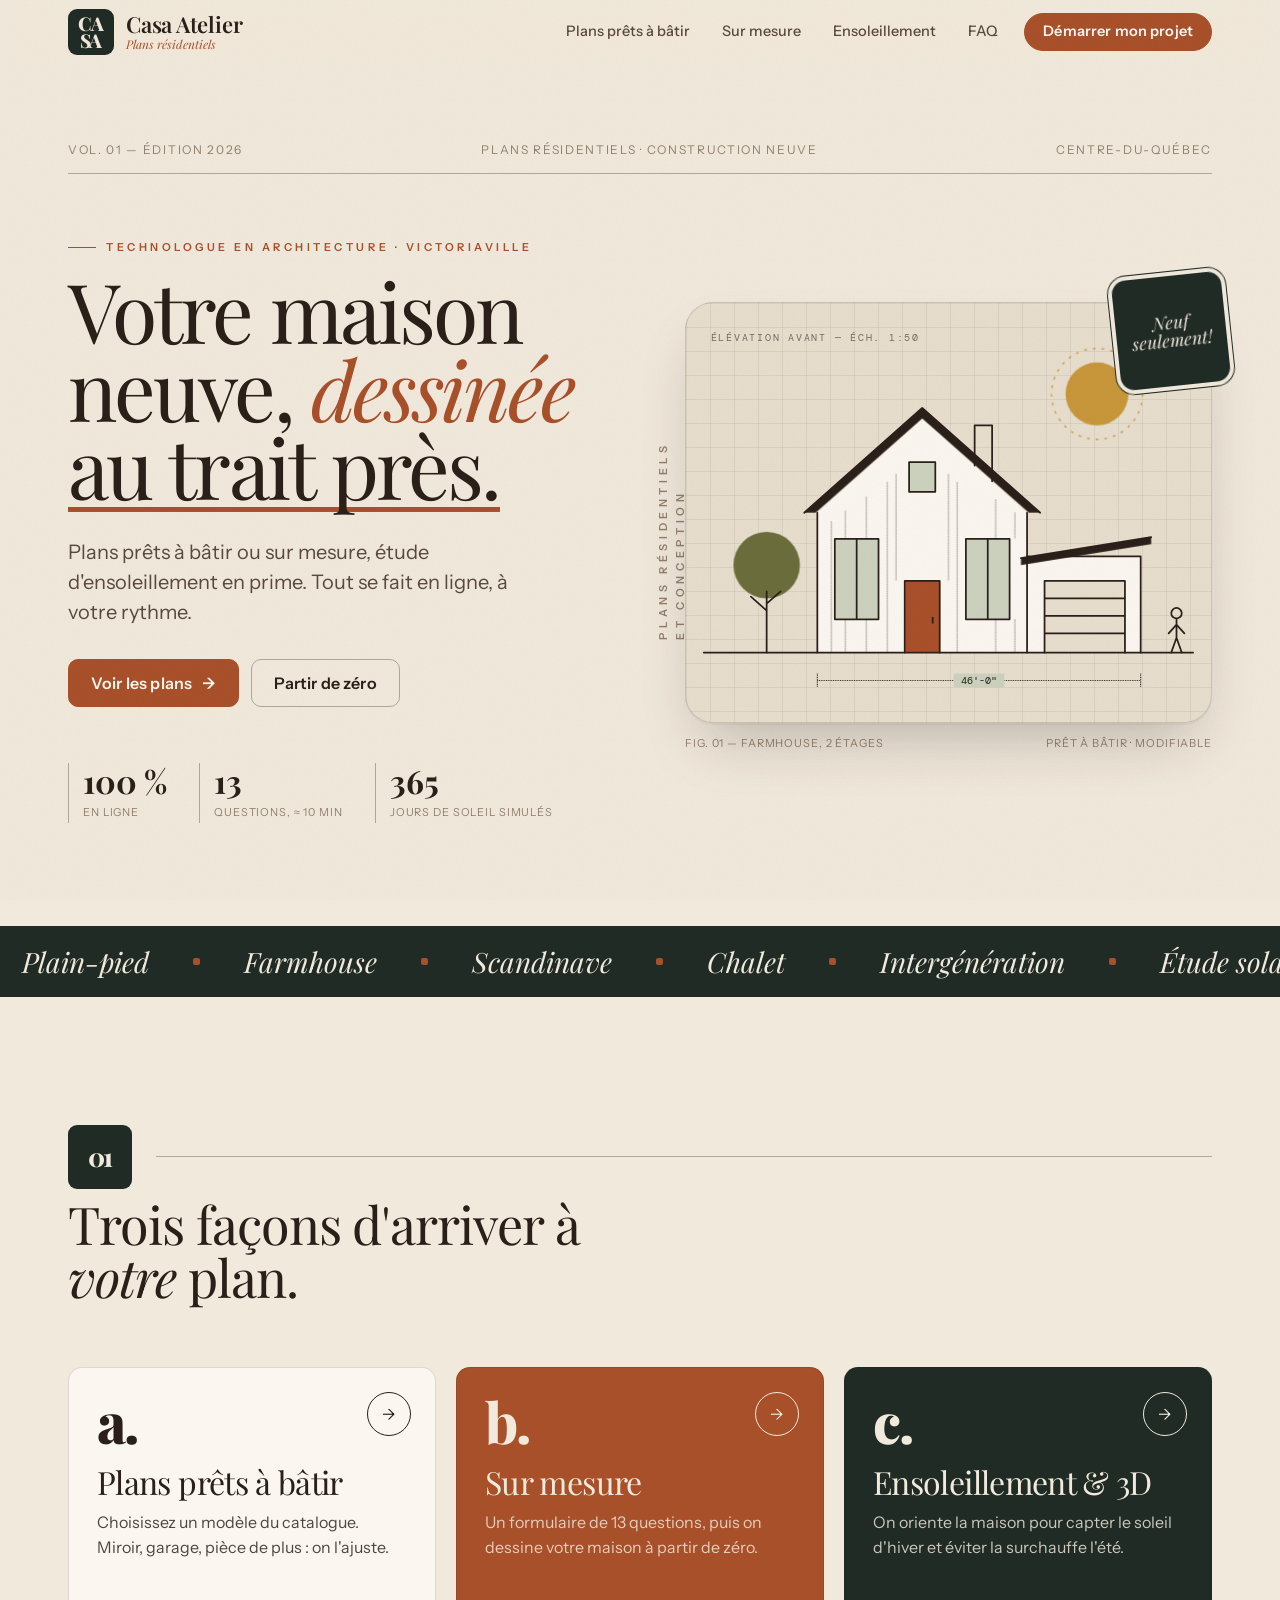
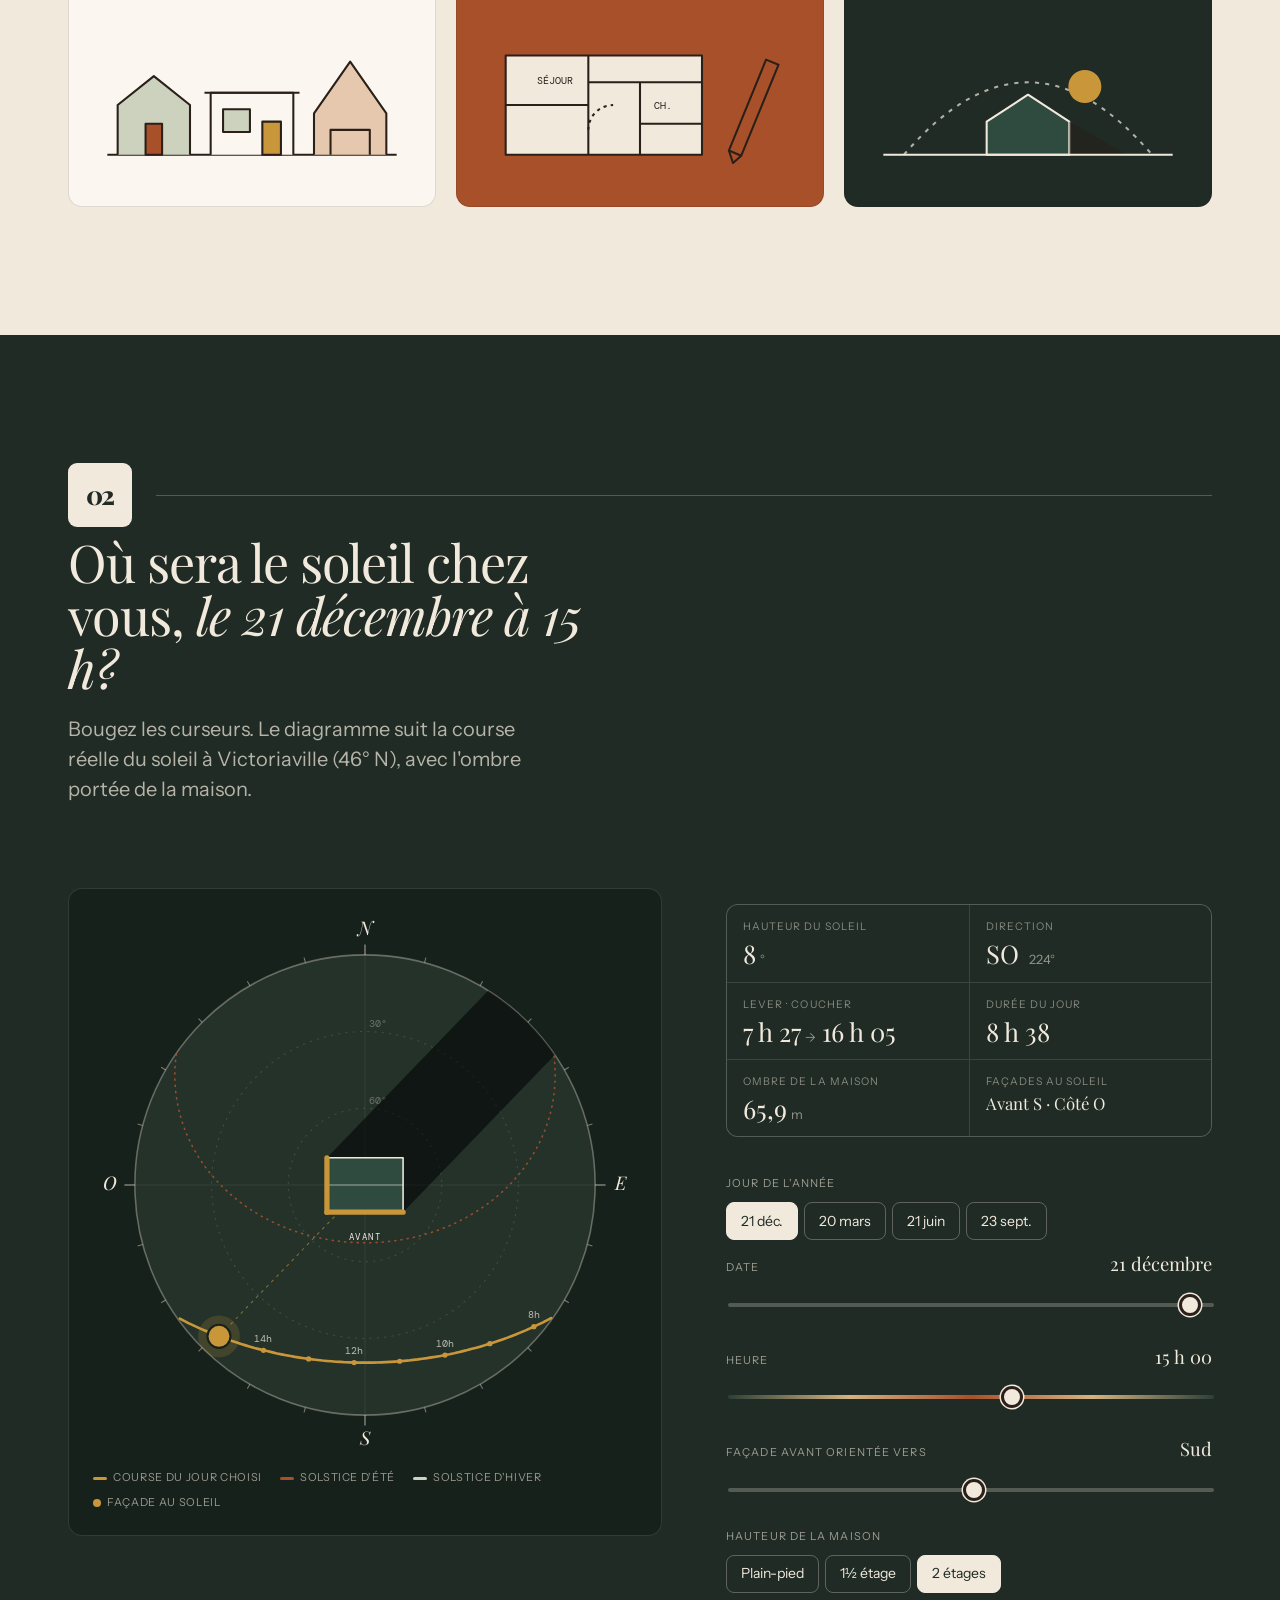
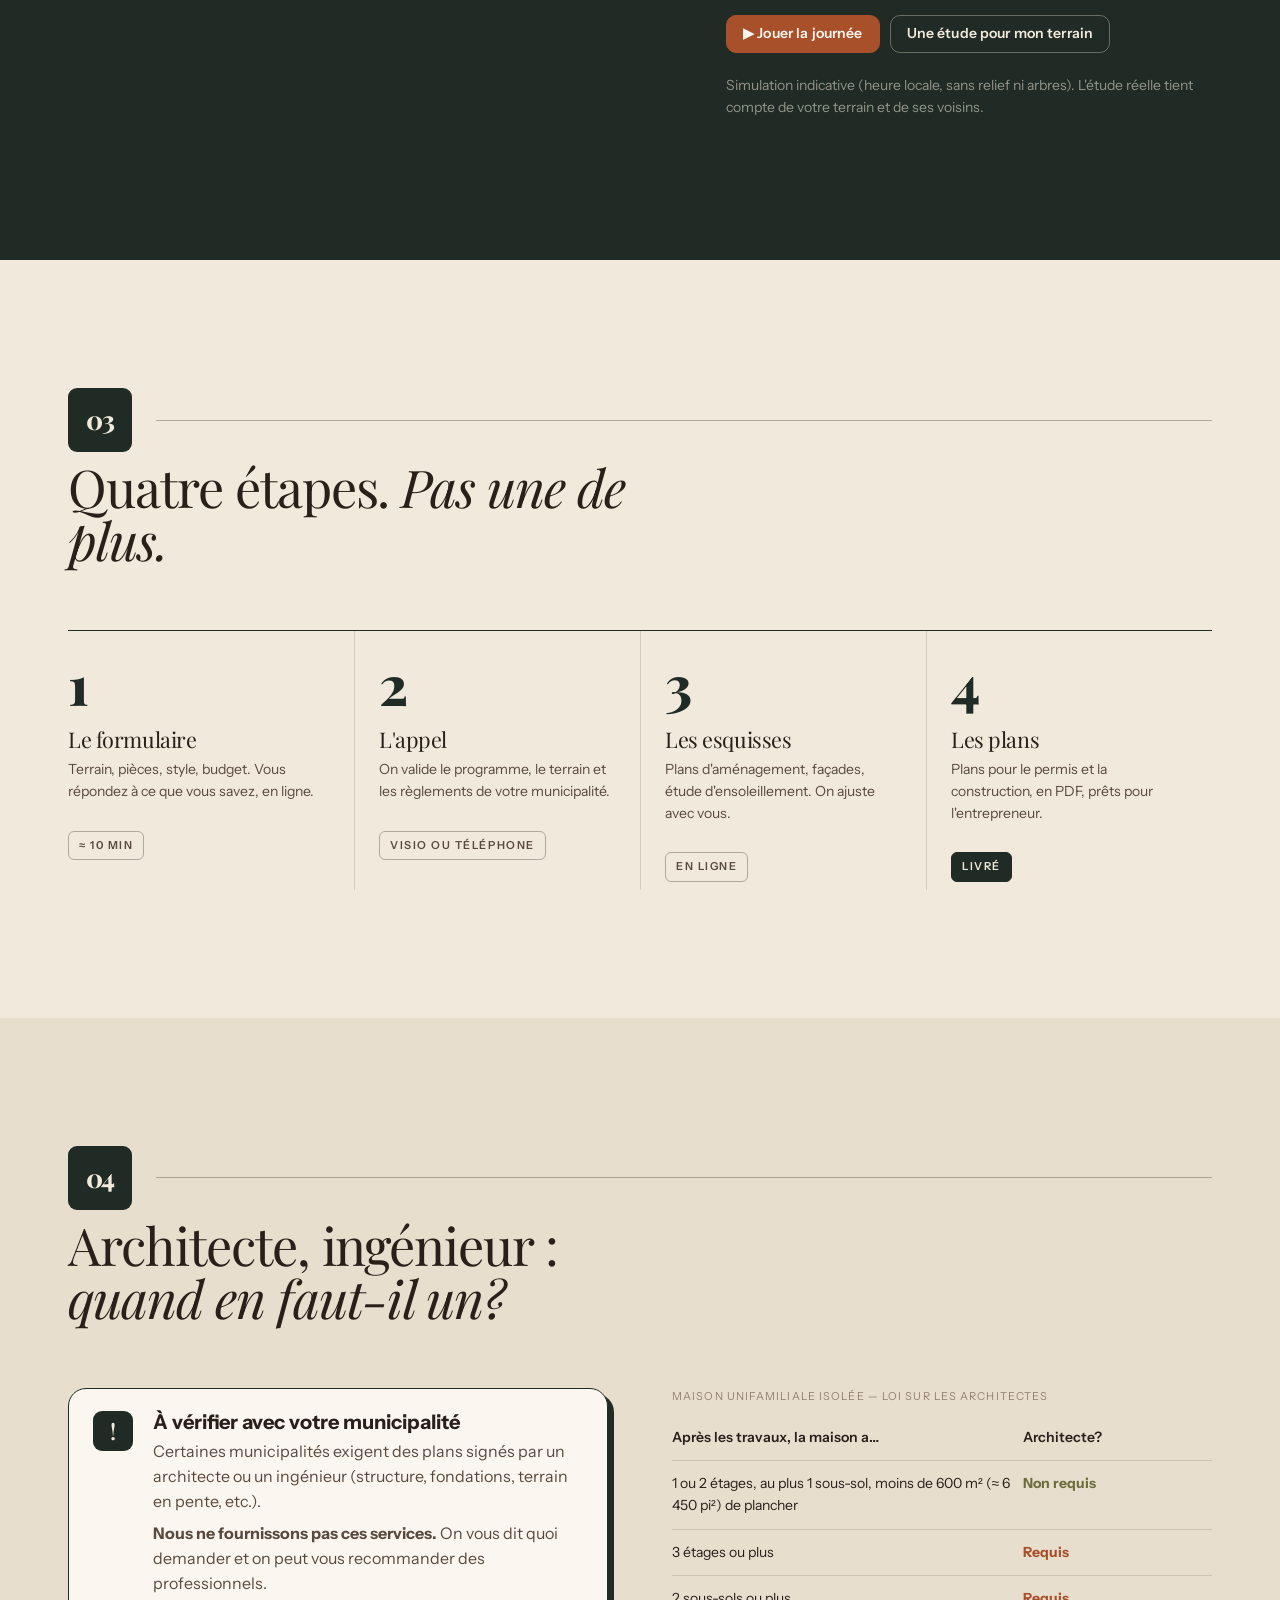
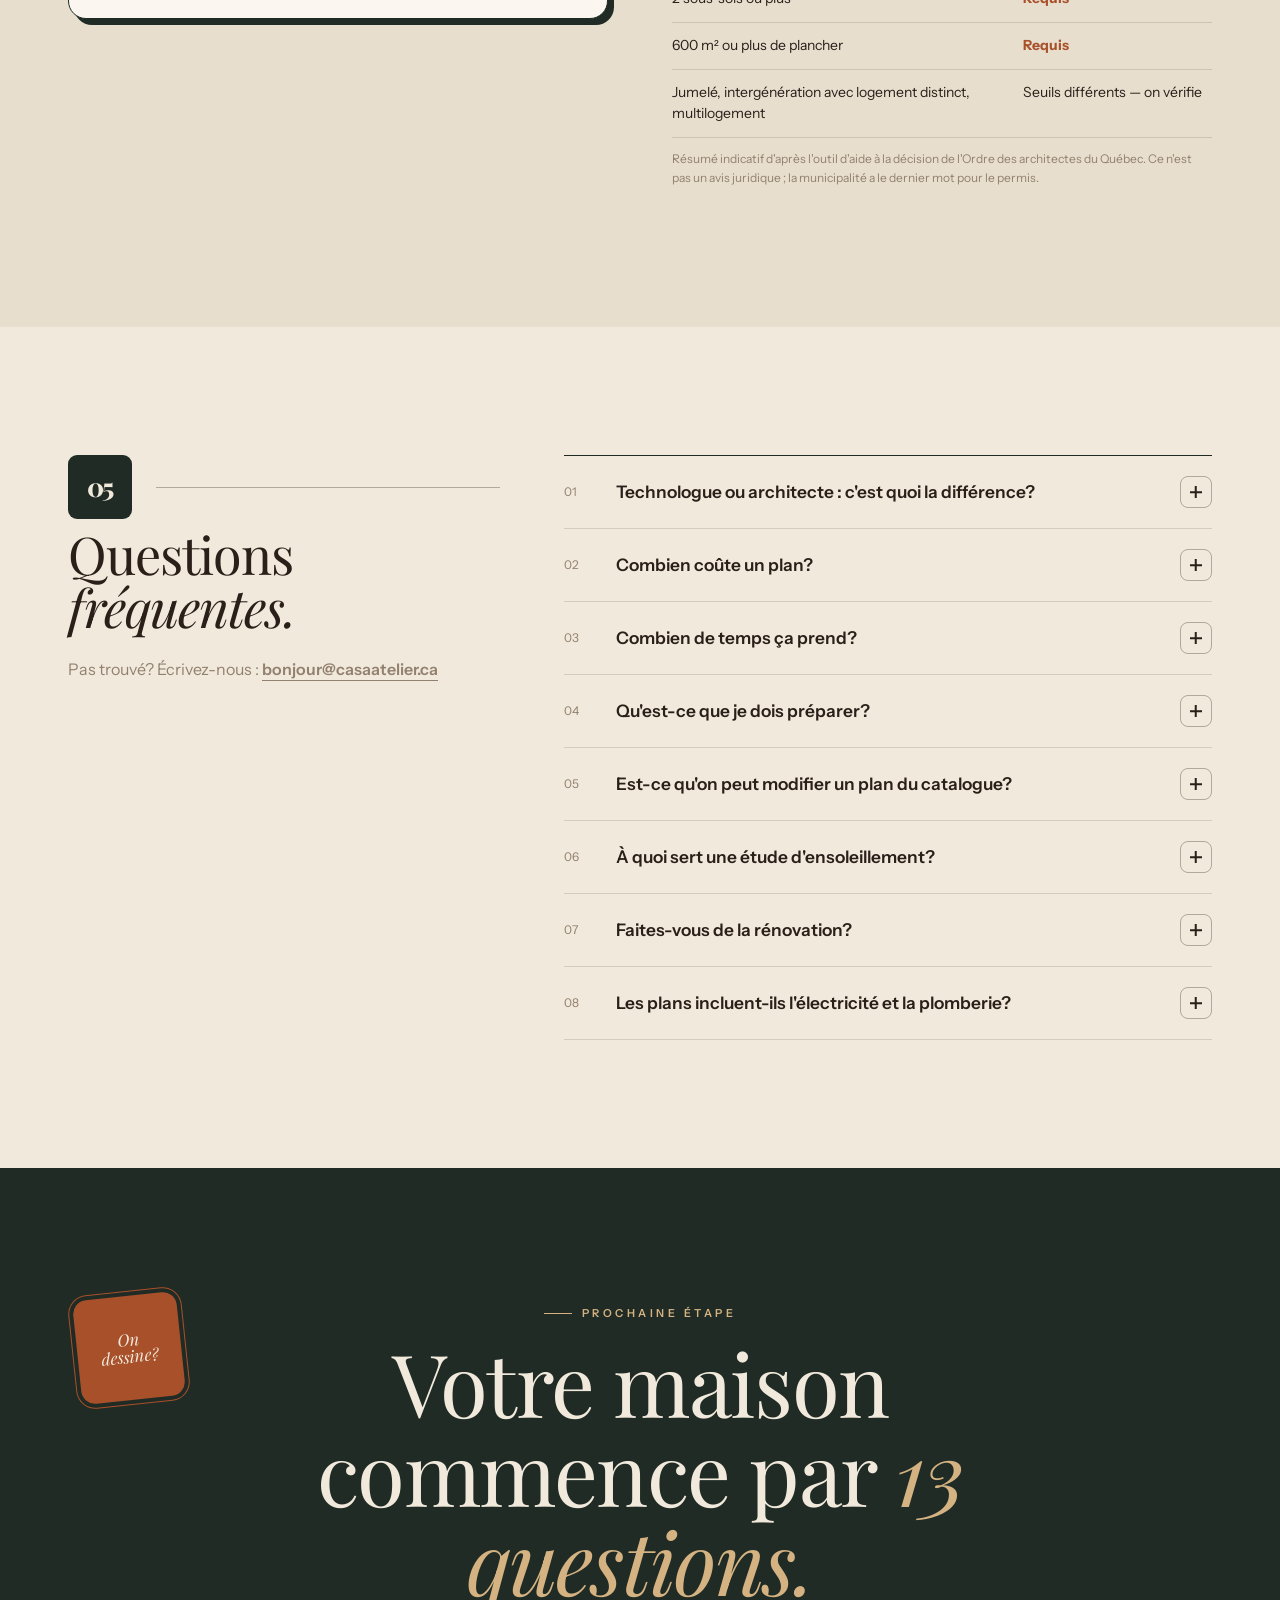
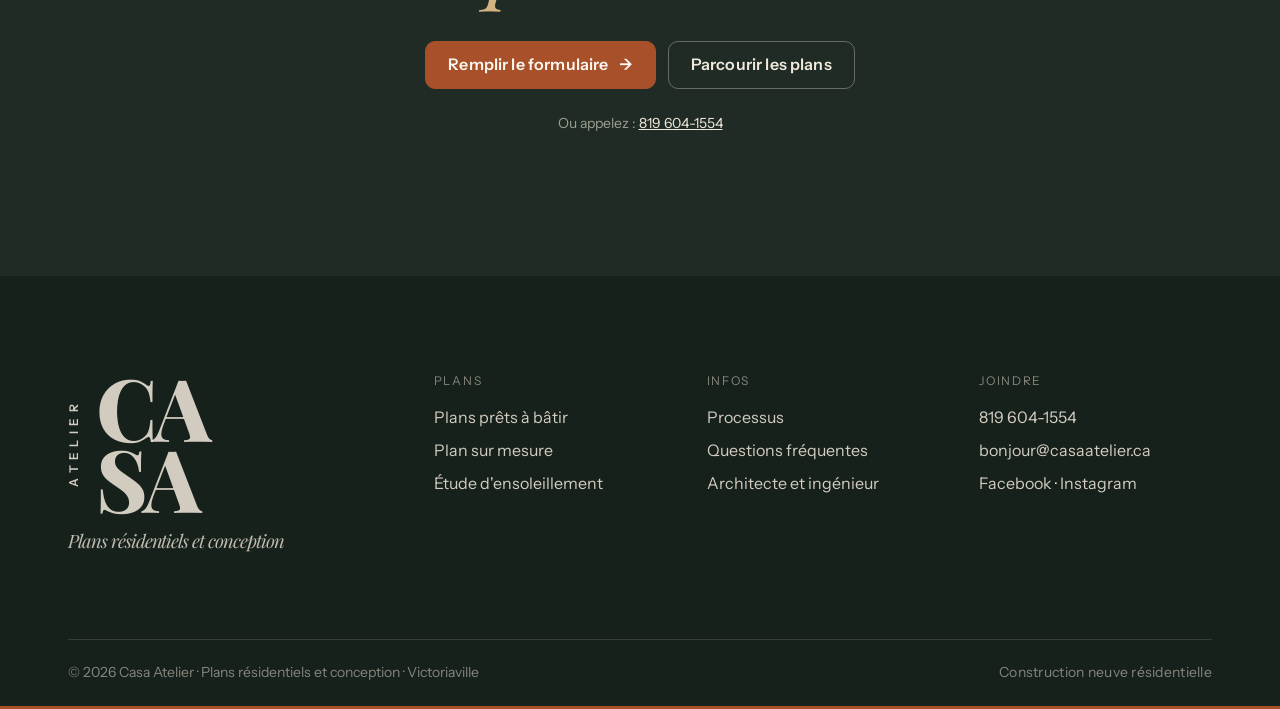
<file: index.html>
<!doctype html>
<html lang="fr-CA" class="no-js">
<head>
  <meta charset="utf-8">
  <meta name="viewport" content="width=device-width, initial-scale=1">
  <!-- Non indexable pour le moment : retirer cette ligne au lancement -->
  <meta name="robots" content="noindex, nofollow, noarchive">
  <title>Casa Atelier — Plans résidentiels et conception, Victoriaville</title>
  <meta name="description" content="Plans de maison neuve prêts à bâtir ou sur mesure, étude d'ensoleillement. Technologue en architecture à Victoriaville, Centre-du-Québec. Tout se fait en ligne.">
  <meta name="theme-color" content="#f1e9dc">
  <meta property="og:title" content="Casa Atelier — Plans résidentiels et conception">
  <meta property="og:description" content="Plans de maison neuve, prêts à bâtir ou sur mesure. Victoriaville, Centre-du-Québec.">
  <meta property="og:locale" content="fr_CA">
  <link rel="icon" href="assets/favicon.svg" type="image/svg+xml">
  <link rel="preconnect" href="https://fonts.googleapis.com">
  <link rel="preconnect" href="https://fonts.gstatic.com" crossorigin>
  <link href="https://fonts.googleapis.com/css2?family=DM+Mono:wght@400;500&family=Playfair+Display:ital,wght@0,400..900;1,400..900&family=Instrument+Sans:wght@400;500;600;700&display=swap" rel="stylesheet">
  <link rel="stylesheet" href="css/base.css?v=3">
  <link rel="stylesheet" href="css/accueil.css?v=3">
</head>
<body>
  <a class="skip" href="#contenu">Aller au contenu</a>

  <header class="nav" role="banner">
    <div class="wrap nav__inner">
      <a class="brand" href="index.html" aria-label="Casa Atelier — accueil">
        <span class="brand__tile" aria-hidden="true"><span>CA</span><span>SA</span></span>
        <span class="brand__text">
          <span class="brand__name">Casa Atelier</span>
          <span class="brand__tag">Plans résidentiels</span>
        </span>
      </a>
      <button class="nav__toggle" aria-expanded="false" aria-controls="menu" aria-label="Menu"><span></span></button>
      <ul class="nav__links" id="menu">
        <li><a href="plans.html">Plans prêts à bâtir</a></li>
        <li><a href="sur-mesure.html">Sur mesure</a></li>
        <li><a href="index.html#soleil">Ensoleillement</a></li>
        <li><a href="index.html#faq">FAQ</a></li>
        <li class="nav__cta"><a class="btn btn--sm btn--accent" href="sur-mesure.html">Démarrer mon projet</a></li>
      </ul>
    </div>
  </header>

  <main id="contenu">

    <!-- ============ HÉROS ============ -->
    <section class="hero">
      <div class="wrap">
        <div class="hero__folio" aria-hidden="true">
          <span>Vol. 01 — Édition 2026</span>
          <span>Plans résidentiels · Construction neuve</span>
          <span>Centre-du-Québec</span>
        </div>

        <div class="hero__grid">
          <div>
            <span class="kicker">Technologue en architecture · Victoriaville</span>
            <h1 class="mt-2">Votre maison neuve, <em>dessinée</em> <span class="ul">au trait près.</span></h1>
            <p class="lede">Plans prêts à bâtir ou sur mesure, étude d'ensoleillement en prime. Tout se fait en ligne, à votre rythme.</p>
            <div class="row hero__cta">
              <a class="btn btn--accent" href="plans.html">Voir les plans <span class="arrow" aria-hidden="true">→</span></a>
              <a class="btn btn--ghost" href="sur-mesure.html">Partir de zéro</a>
            </div>
            <div class="hero__facts">
              <div><strong>100 %</strong><span>en ligne</span></div>
              <div><strong>13</strong><span>questions, ≈ 10 min</span></div>
              <div><strong>365</strong><span>jours de soleil simulés</span></div>
            </div>
          </div>

          <figure class="hero__art reveal" style="margin:0">
            <span class="vlabel hero__side" aria-hidden="true">Plans résidentiels et conception</span>
            <div class="burst hero__burst" aria-hidden="true"><span>Neuf<br>seulement!</span></div>
            <div class="hero__plate">
              <svg class="draw" viewBox="0 0 600 480" role="img" aria-labelledby="hero-t">
                <title id="hero-t">Élévation avant d'une maison de style farmhouse avec garage attenant</title>
                <text x="28" y="44" font-family="DM Mono, monospace" font-size="12" letter-spacing="2" fill="#2a1f19" opacity=".6">ÉLÉVATION AVANT — ÉCH. 1:50</text>
                <!-- soleil -->
                <g class="sun"><circle cx="470" cy="104" r="36" fill="#c9973a"/><circle cx="470" cy="104" r="52" fill="none" stroke="#c9973a" stroke-width="1.5" stroke-dasharray="3 7"/></g>
                <!-- remplissages -->
                <g class="fill">
                  <polygon points="150,240 270,133 390,240 390,400 150,400" fill="#fbf7f0"/>
                  <polygon points="135,240 270,120 405,240 392,240 270,132 148,240" fill="#2a1f19"/>
                  <rect x="390" y="290" width="130" height="110" fill="#fbf7f0"/>
                  <polygon points="383,292 532,268 532,276 383,300" fill="#2a1f19"/>
                  <rect x="250" y="318" width="40" height="82" fill="#a8502a"/>
                  <rect x="170" y="270" width="50" height="92" fill="#cdd2bf"/>
                  <rect x="320" y="270" width="50" height="92" fill="#cdd2bf"/>
                  <rect x="255" y="182" width="30" height="34" fill="#cdd2bf"/>
                  <circle cx="92" cy="300" r="38" fill="#6b6d3b"/>
                  <rect x="410" y="318" width="92" height="82" fill="#e8dece"/>
                </g>
                <!-- traits -->
                <g fill="none" stroke="#2a1f19" stroke-width="2" stroke-linejoin="round" stroke-linecap="round">
                  <path class="d1" pathLength="1" d="M150 400 V240 M390 240 V400 M135 240 L270 120 L405 240"/>
                  <path class="d1" pathLength="1" d="M330 186 V140 H350 V204"/>
                  <path class="d2" pathLength="1" d="M390 290 H520 V400 M383 292 L532 268"/>
                  <path class="d2" pathLength="1" d="M170 270 h50 v92 h-50 z M195 270 v92 M320 270 h50 v92 h-50 z M345 270 v92 M255 182 h30 v34 h-30 z"/>
                  <path class="d3" pathLength="1" d="M250 400 V318 H290 V400 M282 360 v6"/>
                  <path class="d3" pathLength="1" d="M410 400 V318 H502 V400 M410 338 H502 M410 358 H502 M410 378 H502"/>
                  <path class="d4" pathLength="1" d="M92 400 V330 M92 352 L74 336 M92 344 L108 330"/>
                  <path class="d4" pathLength="1" d="M561 383 V362 M561 383 L555 400 M561 383 L567 400 M561 368 L552 378 M561 368 L570 378"/>
                  <circle class="trace d4" pathLength="1" cx="561" cy="355" r="6"/>
                  <path class="d1" pathLength="1" d="M20 400 H580"/>
                </g>
                <!-- planches verticales -->
                <g stroke="#2a1f19" stroke-width=".8" opacity=".25" class="fill">
                  <path d="M166 250 V400 M182 238 V270 M182 362 V400 M230 205 V400 M240 196 V318 M300 196 V318 M310 205 V400 M376 240 V270 M376 362 V400 M230 205 M206 222 V270 M206 362 V400 M354 225 V270 M354 362 V400"/>
                </g>
                <!-- cote -->
                <g class="fill" font-family="DM Mono, monospace" font-size="12" fill="#2a1f19">
                  <path d="M150 432 H520 M150 424 V440 M520 424 V440" stroke="#2a1f19" stroke-width="1.2"/>
                  <rect x="306" y="424" width="58" height="16" fill="#cdd2bf"/>
                  <text x="335" y="436" text-anchor="middle">46'-0"</text>
                </g>
              </svg>
            </div>
            <figcaption class="hero__caption"><span>Fig. 01 — Farmhouse, 2 étages</span><span>Prêt à bâtir · modifiable</span></figcaption>
          </figure>
        </div>
      </div>
    </section>

    <div class="marquee" aria-hidden="true">
      <div class="marquee__track">
        <span>Plain-pied</span><span>Farmhouse</span><span>Scandinave</span><span>Chalet</span><span>Intergénération</span><span>Étude solaire</span><span>Plans pour permis</span><span>Modélisation 3D</span>
        <span>Plain-pied</span><span>Farmhouse</span><span>Scandinave</span><span>Chalet</span><span>Intergénération</span><span>Étude solaire</span><span>Plans pour permis</span><span>Modélisation 3D</span>
      </div>
    </div>

    <!-- ============ SERVICES ============ -->
    <section class="section" id="services">
      <div class="wrap">
        <div class="sec-head reveal">
          <span class="sec-head__num">01</span><span class="sec-head__rule"></span>
          <h2>Trois façons d'arriver à <em class="italic">votre</em> plan.</h2>
        </div>

        <div class="services">
          <a class="service service--a reveal" href="plans.html">
            <span class="service__go" aria-hidden="true">→</span>
            <span class="service__num">a.</span>
            <h3>Plans prêts à bâtir</h3>
            <p>Choisissez un modèle du catalogue. Miroir, garage, pièce de plus : on l'ajuste.</p>
            <div class="service__art" aria-hidden="true">
              <svg viewBox="0 0 300 120" fill="none" stroke="#2a1f19" stroke-width="2" stroke-linejoin="round">
                <path d="M10 110 H290"/>
                <path d="M20 110 V62 L55 34 L90 62 V110" fill="#cdd2bf"/><rect x="47" y="80" width="16" height="30" fill="#a8502a"/>
                <path d="M110 110 V50 H190 V110" fill="#fbf7f0"/><path d="M104 50 H196"/><rect x="122" y="66" width="26" height="22" fill="#cdd2bf"/><rect x="160" y="78" width="18" height="32" fill="#c9973a"/>
                <path d="M210 110 V70 L245 20 L280 70 V110" fill="#e6c8ae"/><path d="M226 110 V86 H264 V110"/>
              </svg>
            </div>
          </a>
          <a class="service service--b reveal" data-delay="1" href="sur-mesure.html">
            <span class="service__go" aria-hidden="true">→</span>
            <span class="service__num">b.</span>
            <h3>Sur mesure</h3>
            <p>Un formulaire de 13 questions, puis on dessine votre maison à partir de zéro.</p>
            <div class="service__art" aria-hidden="true">
              <svg viewBox="0 0 300 120" fill="none" stroke="#2a1f19" stroke-width="2" stroke-linejoin="round">
                <rect x="20" y="14" width="190" height="96" fill="#fbf7f0"/>
                <path d="M20 62 H100 V110 M100 62 V14 M100 40 H210 M150 40 V110 M150 80 H210"/>
                <path d="M100 86 a24 24 0 0 1 24 -24" stroke-dasharray="3 4"/>
                <text x="50" y="42" font-family="DM Mono" font-size="10" fill="#2a1f19" stroke="none">SÉJOUR</text>
                <text x="164" y="66" font-family="DM Mono" font-size="10" fill="#2a1f19" stroke="none">CH.</text>
                <path d="M236 106 L272 18 L284 23 L248 111 Z" fill="#a8502a"/><path d="M236 106 L240 118 L248 111"/>
              </svg>
            </div>
          </a>
          <a class="service service--c reveal" data-delay="2" href="#soleil">
            <span class="service__go" aria-hidden="true">→</span>
            <span class="service__num">c.</span>
            <h3>Ensoleillement &amp; 3D</h3>
            <p>On oriente la maison pour capter le soleil d'hiver et éviter la surchauffe l'été.</p>
            <div class="service__art" aria-hidden="true">
              <svg viewBox="0 0 300 120" fill="none" stroke="#f1e9dc" stroke-width="2" stroke-linejoin="round">
                <path d="M30 110 Q150 -30 270 110" stroke-dasharray="4 6" opacity=".7"/>
                <circle cx="205" cy="44" r="16" fill="#c9973a" stroke="none"/>
                <path d="M110 110 V78 L150 52 L190 78 V110 Z" fill="#2f4a3f"/>
                <path d="M190 110 L246 110 L190 78 Z" fill="#2a1f19" stroke="none" opacity=".5"/>
                <path d="M10 110 H290"/>
              </svg>
            </div>
          </a>
        </div>
      </div>
    </section>

    <!-- ============ ENSOLEILLEMENT ============ -->
    <section class="section section--ink sun" id="soleil">
      <div class="wrap">
        <div class="sec-head reveal">
          <span class="sec-head__num">02</span><span class="sec-head__rule"></span>
          <h2>Où sera le soleil chez vous, <em class="italic">le 21 décembre à 15 h?</em></h2>
          <p class="lede">Bougez les curseurs. Le diagramme suit la course réelle du soleil à Victoriaville (46° N), avec l'ombre portée de la maison.</p>
        </div>

        <div class="sun__grid">
          <div class="sun__stage reveal">
            <svg id="sun-svg" viewBox="0 0 520 520" role="img" aria-labelledby="sun-t sun-d">
              <title id="sun-t">Diagramme solaire interactif</title>
              <desc id="sun-d">Vue de dessus : le centre est le zénith, le cercle extérieur l'horizon. La maison est au centre avec son ombre.</desc>
            </svg>
            <div class="sun__legend" aria-hidden="true">
              <span><i style="background:#c9973a"></i>Course du jour choisi</span>
              <span><i style="background:#a8502a"></i>Solstice d'été</span>
              <span><i style="background:#cdd2bf"></i>Solstice d'hiver</span>
              <span><i style="background:#c9973a;height:8px;width:8px;border-radius:50%"></i>Façade au soleil</span>
            </div>
          </div>

          <div class="sun__panel reveal" data-delay="1">
            <dl class="sun__readout" aria-live="polite">
              <div><dt>Hauteur du soleil</dt><dd id="r-alt">—</dd></div>
              <div><dt>Direction</dt><dd id="r-az">—</dd></div>
              <div><dt>Lever · coucher</dt><dd id="r-rise">—</dd></div>
              <div><dt>Durée du jour</dt><dd id="r-len">—</dd></div>
              <div><dt>Ombre de la maison</dt><dd id="r-shadow">—</dd></div>
              <div><dt>Façades au soleil</dt><dd id="r-faces">—</dd></div>
            </dl>

            <div class="ctl">
              <span class="ctl__label" id="lbl-saison">Jour de l'année</span>
              <div class="seg" role="group" aria-labelledby="lbl-saison">
                <button type="button" data-day="355" aria-pressed="true">21 déc.</button>
                <button type="button" data-day="79">20 mars</button>
                <button type="button" data-day="172">21 juin</button>
                <button type="button" data-day="266">23 sept.</button>
              </div>
              <div class="ctl__head"><label for="in-day">Date</label><output id="o-day" for="in-day">21 décembre</output></div>
              <input class="range range--plain" id="in-day" type="range" min="1" max="365" value="355">
            </div>

            <div class="ctl">
              <div class="ctl__head"><label for="in-hour">Heure</label><output id="o-hour" for="in-hour">15 h 00</output></div>
              <input class="range" id="in-hour" type="range" min="300" max="1320" step="5" value="900">
            </div>

            <div class="ctl">
              <div class="ctl__head"><label for="in-rot">Façade avant orientée vers</label><output id="o-rot" for="in-rot">Sud</output></div>
              <input class="range range--plain" id="in-rot" type="range" min="0" max="355" step="5" value="180">
            </div>

            <div class="ctl">
              <span class="ctl__label" id="lbl-et">Hauteur de la maison</span>
              <div class="seg" role="group" aria-labelledby="lbl-et">
                <button type="button" data-h="5.5" aria-pressed="false">Plain-pied</button>
                <button type="button" data-h="7.5" aria-pressed="false">1½ étage</button>
                <button type="button" data-h="9" aria-pressed="true">2 étages</button>
              </div>
            </div>

            <div class="sun__play">
              <button class="btn btn--accent btn--sm" type="button" id="btn-play" aria-pressed="false">▶ Jouer la journée</button>
              <a class="btn btn--ghost btn--sm" href="sur-mesure.html">Une étude pour mon terrain</a>
            </div>
            <p class="sun__note">Simulation indicative (heure locale, sans relief ni arbres). L'étude réelle tient compte de votre terrain et de ses voisins.</p>
          </div>
        </div>
      </div>
    </section>

    <!-- ============ PROCESSUS ============ -->
    <section class="section" id="processus">
      <div class="wrap">
        <div class="sec-head reveal">
          <span class="sec-head__num">03</span><span class="sec-head__rule"></span>
          <h2>Quatre étapes. <em class="italic">Pas une de plus.</em></h2>
        </div>
        <ol class="steps reveal" style="list-style:none;margin:0;padding:0">
          <li class="step">
            <span class="step__n">1</span>
            <h3>Le formulaire</h3>
            <p>Terrain, pièces, style, budget. Vous répondez à ce que vous savez, en ligne.</p>
            <span class="tag">≈ 10 min</span>
          </li>
          <li class="step">
            <span class="step__n">2</span>
            <h3>L'appel</h3>
            <p>On valide le programme, le terrain et les règlements de votre municipalité.</p>
            <span class="tag">Visio ou téléphone</span>
          </li>
          <li class="step">
            <span class="step__n">3</span>
            <h3>Les esquisses</h3>
            <p>Plans d'aménagement, façades, étude d'ensoleillement. On ajuste avec vous.</p>
            <span class="tag">En ligne</span>
          </li>
          <li class="step">
            <span class="step__n">4</span>
            <h3>Les plans</h3>
            <p>Plans pour le permis et la construction, en PDF, prêts pour l'entrepreneur.</p>
            <span class="tag tag--solid">Livré</span>
          </li>
        </ol>
      </div>
    </section>

    <!-- ============ AVIS ============ -->
    <section class="section section--paper2" id="avis">
      <div class="wrap">
        <div class="sec-head reveal">
          <span class="sec-head__num">04</span><span class="sec-head__rule"></span>
          <h2>Architecte, ingénieur : <em class="italic">quand en faut-il un?</em></h2>
        </div>
        <div class="rules">
          <div class="reveal">
            <div class="notice" role="note">
              <span class="notice__icon" aria-hidden="true">!</span>
              <div>
                <h3>À vérifier avec votre municipalité</h3>
                <p>Certaines municipalités exigent des plans signés par un architecte ou un ingénieur (structure, fondations, terrain en pente, etc.).</p>
                <p><strong>Nous ne fournissons pas ces services.</strong> On vous dit quoi demander et on peut vous recommander des professionnels.</p>
              </div>
            </div>
          </div>
          <div class="reveal" data-delay="1">
            <table class="rules__table">
              <caption>Maison unifamiliale isolée — Loi sur les architectes</caption>
              <thead><tr><th scope="col">Après les travaux, la maison a…</th><th scope="col">Architecte?</th></tr></thead>
              <tbody>
                <tr><td>1 ou 2 étages, au plus 1 sous-sol, moins de 600 m² (≈ 6 450 pi²) de plancher</td><td class="ok">Non requis</td></tr>
                <tr><td>3 étages ou plus</td><td class="no">Requis</td></tr>
                <tr><td>2 sous-sols ou plus</td><td class="no">Requis</td></tr>
                <tr><td>600 m² ou plus de plancher</td><td class="no">Requis</td></tr>
                <tr><td>Jumelé, intergénération avec logement distinct, multilogement</td><td>Seuils différents — on vérifie</td></tr>
              </tbody>
            </table>
            <p class="rules__src">Résumé indicatif d'après l'outil d'aide à la décision de l'Ordre des architectes du Québec. Ce n'est pas un avis juridique ; la municipalité a le dernier mot pour le permis.</p>
          </div>
        </div>
      </div>
    </section>

    <!-- ============ FAQ ============ -->
    <section class="section" id="faq">
      <div class="wrap faq">
        <div class="reveal">
          <div class="sec-head" style="margin-bottom:24px">
            <span class="sec-head__num">05</span><span class="sec-head__rule"></span>
            <h2>Questions <em class="italic">fréquentes.</em></h2>
          </div>
          <p class="muted">Pas trouvé? Écrivez-nous : <a class="link" data-bt="courriel" href="#">bonjour@casaatelier.ca</a></p>
        </div>
        <div class="faq__list reveal" data-delay="1">
          <details>
            <summary><span class="n">01</span>Technologue ou architecte : c'est quoi la différence?<span class="plus" aria-hidden="true"></span></summary>
            <div><p>Pour une maison unifamiliale de 1 ou 2 étages, un technologue en architecture peut concevoir vos plans. Au-delà de certains seuils (voir plus haut), la loi exige un architecte.</p></div>
          </details>
          <details>
            <summary><span class="n">02</span>Combien coûte un plan?<span class="plus" aria-hidden="true"></span></summary>
            <div><p>Ça dépend de la superficie, du nombre d'étages et de la complexité. Un plan du catalogue coûte moins cher qu'un plan sur mesure. Envoyez le formulaire : vous recevez une estimation.</p></div>
          </details>
          <details>
            <summary><span class="n">03</span>Combien de temps ça prend?<span class="plus" aria-hidden="true"></span></summary>
            <div><p>Un modèle du catalogue sans changement se livre rapidement. Pour le sur mesure, le délai dépend surtout du nombre d'allers-retours sur les esquisses. Plus vos idées sont claires au départ, plus ça va vite.</p></div>
          </details>
          <details>
            <summary><span class="n">04</span>Qu'est-ce que je dois préparer?<span class="plus" aria-hidden="true"></span></summary>
            <div><p>Le certificat de localisation ou le plan du terrain, le règlement de zonage de votre municipalité (marges, hauteur, revêtements), et vos inspirations (Pinterest, photos, croquis). Rien n'est obligatoire pour commencer.</p></div>
          </details>
          <details>
            <summary><span class="n">05</span>Est-ce qu'on peut modifier un plan du catalogue?<span class="plus" aria-hidden="true"></span></summary>
            <div><p>Oui : effet miroir, garage ajouté ou agrandi, pièce de plus, sous-sol, revêtement. Indiquez le modèle dans le formulaire et décrivez les changements.</p></div>
          </details>
          <details>
            <summary><span class="n">06</span>À quoi sert une étude d'ensoleillement?<span class="plus" aria-hidden="true"></span></summary>
            <div><p>À placer les pièces de vie et les fenêtres au bon endroit : soleil d'hiver dans le séjour, moins de surchauffe l'été, terrasse au soleil en fin de journée. C'est gratuit en énergie et ça se décide sur papier.</p></div>
          </details>
          <details>
            <summary><span class="n">07</span>Faites-vous de la rénovation?<span class="plus" aria-hidden="true"></span></summary>
            <div><p>Non : on se concentre sur la construction neuve résidentielle (maison, chalet, intergénération, jumelé, garage détaché).</p></div>
          </details>
          <details>
            <summary><span class="n">08</span>Les plans incluent-ils l'électricité et la plomberie?<span class="plus" aria-hidden="true"></span></summary>
            <div><p>Les plans pour permis comprennent les vues en plan, les façades, une coupe type et les détails de construction. Les plans mécaniques détaillés (électricité, plomberie, ventilation) sont faits par les entrepreneurs spécialisés.</p></div>
          </details>
        </div>
      </div>
    </section>

    <!-- ============ APPEL FINAL ============ -->
    <section class="section section--ink final">
      <div class="burst final__burst" aria-hidden="true"><span>On<br>dessine?</span></div>
      <div class="wrap reveal">
        <span class="kicker">Prochaine étape</span>
        <h2 class="mt-2">Votre maison commence par <em>13 questions.</em></h2>
        <div class="row">
          <a class="btn btn--accent" href="sur-mesure.html">Remplir le formulaire <span class="arrow" aria-hidden="true">→</span></a>
          <a class="btn btn--ghost" href="plans.html">Parcourir les plans</a>
        </div>
        <p class="final__phone">Ou appelez : <a data-bt="telephone" href="#">819 604-1554</a></p>
      </div>
    </section>
  </main>

  <footer class="footer">
    <div class="wrap">
      <div class="footer__grid">
        <div>
          <a class="lockup footer__big" href="index.html" aria-label="Casa Atelier — accueil">
            <span class="lockup__mono"><span class="lockup__vert">Atelier</span><span class="lockup__ca">CA<br>SA</span></span>
            <span class="lockup__tag">Plans résidentiels et conception</span>
          </a>
        </div>
        <div>
          <h4>Plans</h4>
          <ul>
            <li><a href="plans.html">Plans prêts à bâtir</a></li>
            <li><a href="sur-mesure.html">Plan sur mesure</a></li>
            <li><a href="index.html#soleil">Étude d'ensoleillement</a></li>
          </ul>
        </div>
        <div>
          <h4>Infos</h4>
          <ul>
            <li><a href="index.html#processus">Processus</a></li>
            <li><a href="index.html#faq">Questions fréquentes</a></li>
            <li><a href="index.html#avis">Architecte et ingénieur</a></li>
          </ul>
        </div>
        <div>
          <h4>Joindre</h4>
          <ul>
            <li><a data-bt="telephone" href="#">819 604-1554</a></li>
            <li><a data-bt="courriel" href="#">bonjour@casaatelier.ca</a></li>
            <li><a data-bt="facebook" href="#" rel="noopener">Facebook</a> · <a data-bt="instagram" href="#" rel="noopener">Instagram</a></li>
          </ul>
        </div>
      </div>
      <div class="footer__base">
        <span>© <span data-bt="annee">2026</span> Casa Atelier · Plans résidentiels et conception · Victoriaville</span>
        <span class="mono">Construction neuve résidentielle</span>
      </div>
    </div>
    <div class="stripes stripes--thin" aria-hidden="true"><span></span><span></span><span></span><span></span></div>
  </footer>

  <script src="js/config.js?v=3"></script>
  <script src="js/site.js?v=3"></script>
  <script src="js/soleil.js?v=3"></script>
</body>
</html>
</file>
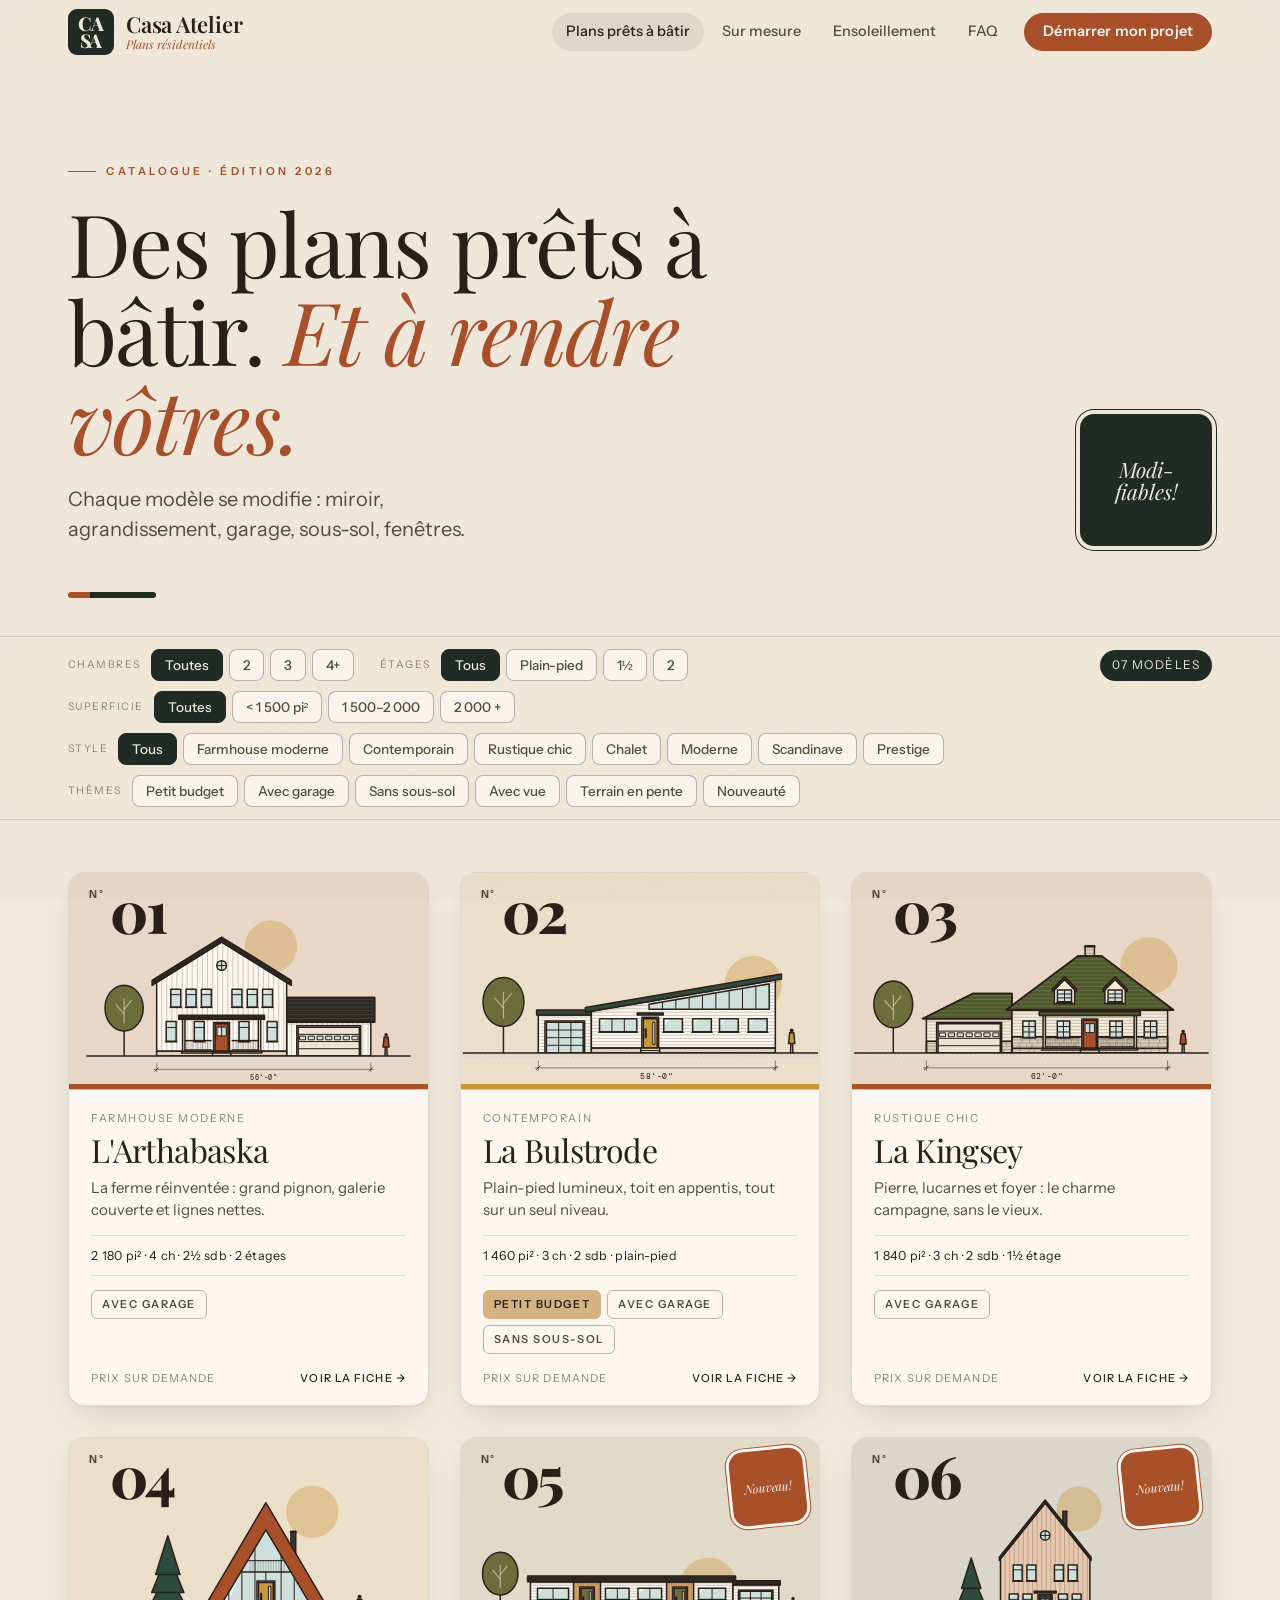
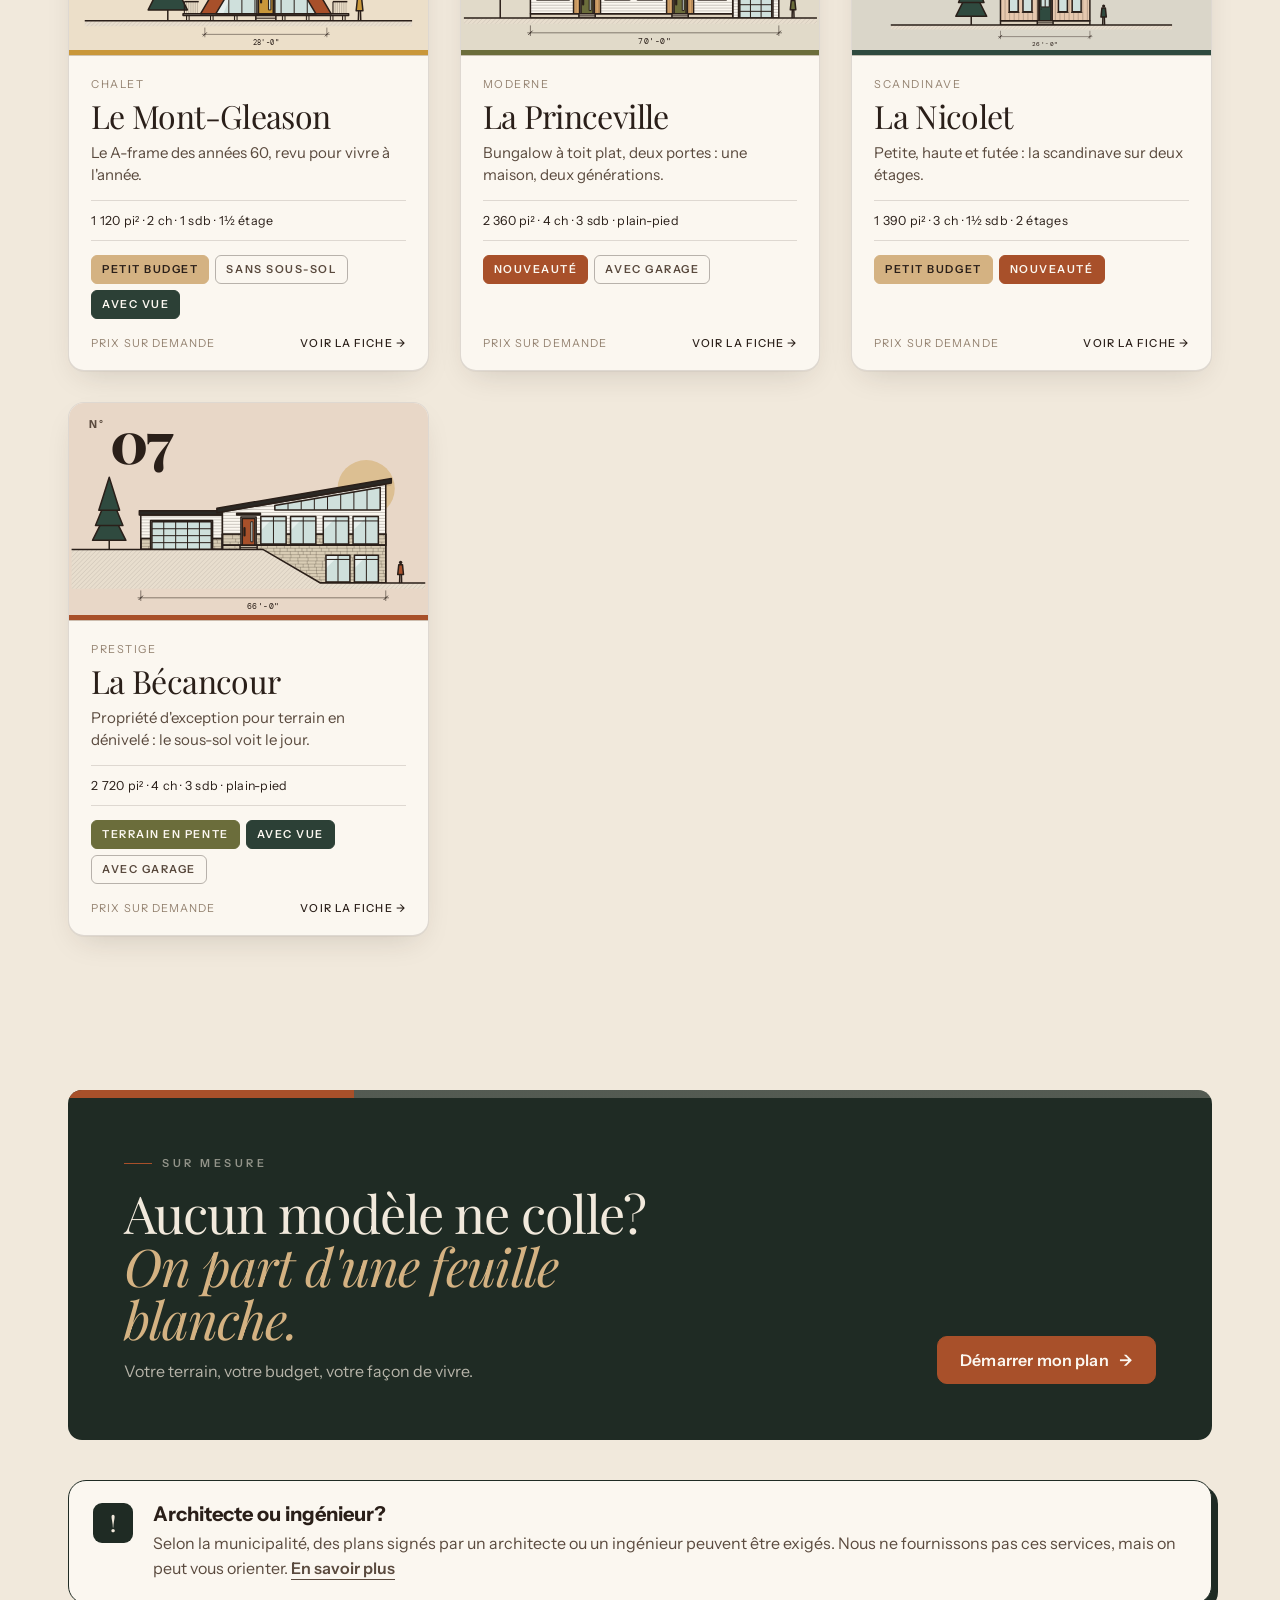
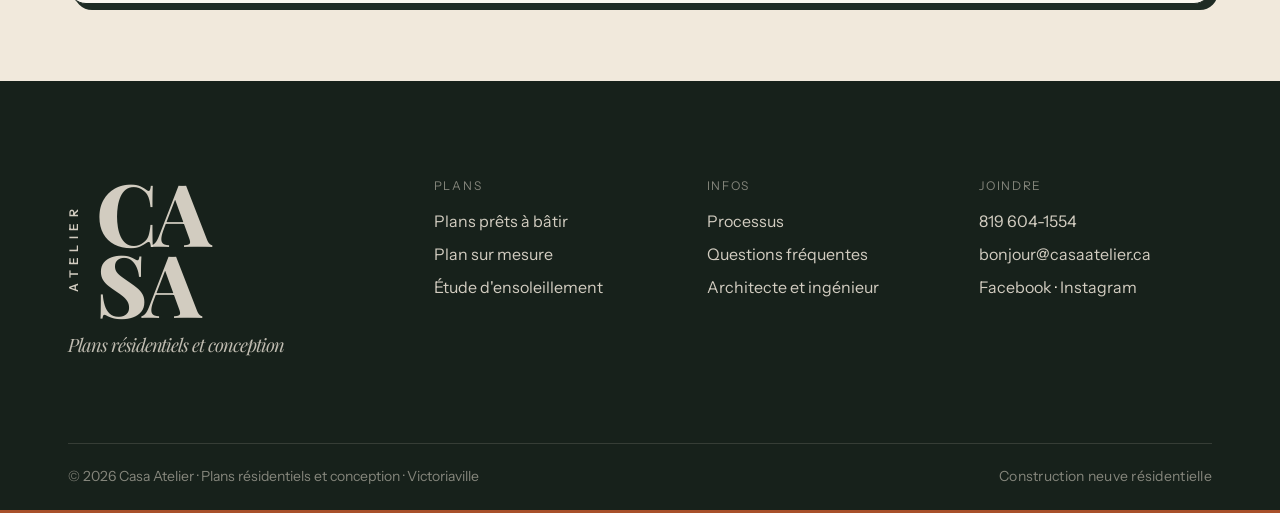
<file: plans.html>
<!doctype html>
<html lang="fr-CA" class="no-js">
<head>
  <meta charset="utf-8">
  <meta name="viewport" content="width=device-width, initial-scale=1">
  <!-- Non indexable pour le moment : retirer cette ligne au lancement -->
  <meta name="robots" content="noindex, nofollow, noarchive">
  <title>Plans prêts à bâtir — Casa Atelier</title>
  <meta name="description" content="Catalogue de plans de maisons neuves prêts à bâtir et modifiables : farmhouse, scandinave, chalet, plain-pied. Victoriaville et Centre-du-Québec.">
  <meta name="theme-color" content="#f1e9dc">
  <link rel="icon" href="assets/favicon.svg" type="image/svg+xml">
  <link rel="preconnect" href="https://fonts.googleapis.com">
  <link rel="preconnect" href="https://fonts.gstatic.com" crossorigin>
  <link href="https://fonts.googleapis.com/css2?family=DM+Mono:wght@400;500&family=Playfair+Display:ital,wght@0,400..900;1,400..900&family=Instrument+Sans:wght@400;500;600;700&display=swap" rel="stylesheet">
  <link rel="stylesheet" href="css/base.css?v=3">
  <link rel="stylesheet" href="css/plans.css?v=3">
</head>
<body>
  <a class="skip" href="#contenu">Aller au contenu</a>

  <!-- EN-TÊTE COMMUN : recopier tel quel ; mettre aria-current="page" sur le lien actif -->
  <header class="nav" role="banner">
    <div class="wrap nav__inner">
      <a class="brand" href="index.html" aria-label="Casa Atelier — accueil">
        <span class="brand__tile" aria-hidden="true"><span>CA</span><span>SA</span></span>
        <span class="brand__text">
          <span class="brand__name">Casa Atelier</span>
          <span class="brand__tag">Plans résidentiels</span>
        </span>
      </a>
      <button class="nav__toggle" aria-expanded="false" aria-controls="menu" aria-label="Menu"><span></span></button>
      <ul class="nav__links" id="menu">
        <li><a href="plans.html" aria-current="page">Plans prêts à bâtir</a></li>
        <li><a href="sur-mesure.html">Sur mesure</a></li>
        <li><a href="index.html#soleil">Ensoleillement</a></li>
        <li><a href="index.html#faq">FAQ</a></li>
        <li class="nav__cta"><a class="btn btn--sm btn--accent" href="sur-mesure.html">Démarrer mon projet</a></li>
      </ul>
    </div>
  </header>

  <main id="contenu">

    <!-- En-tête de catalogue -->
    <section class="page-head cat-head">
      <div class="wrap cat-head__inner">
        <div class="cat-head__text">
          <span class="kicker reveal">Catalogue · Édition 2026</span>
          <h1 class="reveal" data-delay="1">Des plans prêts à bâtir. <em class="italic">Et à rendre vôtres.</em></h1>
          <p class="lede reveal" data-delay="2">Chaque modèle se modifie : miroir, agrandissement, garage, sous-sol, fenêtres.</p>
        </div>
        <div class="burst cat-head__burst reveal" data-delay="3" aria-hidden="true"><span>Modi&shy;fiables!</span></div>
      </div>
      <div class="wrap">
        <div class="stripes stripes--short reveal" aria-hidden="true"><span></span><span></span><span></span><span></span></div>
      </div>
    </section>

    <!-- Filtres -->
    <div class="filters" id="filtres">
      <div class="wrap filters__inner">
        <form class="filters__form" aria-label="Filtrer les modèles" onsubmit="return false">
          <div class="filters__scroll">
            <fieldset class="fgroup" data-key="ch">
              <legend class="fgroup__label">Chambres</legend>
              <div class="chips">
                <button type="button" class="chip" data-val="" aria-pressed="true">Toutes</button>
                <button type="button" class="chip" data-val="2" aria-pressed="false">2</button>
                <button type="button" class="chip" data-val="3" aria-pressed="false">3</button>
                <button type="button" class="chip" data-val="4" aria-pressed="false">4+</button>
              </div>
            </fieldset>
            <fieldset class="fgroup" data-key="et">
              <legend class="fgroup__label">Étages</legend>
              <div class="chips">
                <button type="button" class="chip" data-val="" aria-pressed="true">Tous</button>
                <button type="button" class="chip" data-val="1" aria-pressed="false">Plain-pied</button>
                <button type="button" class="chip" data-val="1.5" aria-pressed="false">1½</button>
                <button type="button" class="chip" data-val="2" aria-pressed="false">2</button>
              </div>
            </fieldset>
            <fieldset class="fgroup" data-key="pi">
              <legend class="fgroup__label">Superficie</legend>
              <div class="chips">
                <button type="button" class="chip" data-val="" aria-pressed="true">Toutes</button>
                <button type="button" class="chip" data-val="s" aria-pressed="false">&lt; 1 500 pi²</button>
                <button type="button" class="chip" data-val="m" aria-pressed="false">1 500–2 000</button>
                <button type="button" class="chip" data-val="l" aria-pressed="false">2 000 +</button>
              </div>
            </fieldset>
            <fieldset class="fgroup" data-key="style">
              <legend class="fgroup__label">Style</legend>
              <div class="chips" id="chips-style">
                <button type="button" class="chip" data-val="" aria-pressed="true">Tous</button>
              </div>
            </fieldset>
            <fieldset class="fgroup" data-key="theme" data-multi>
              <legend class="fgroup__label">Thèmes</legend>
              <div class="chips" id="chips-theme"></div>
            </fieldset>
          </div>
          <div class="filters__meta">
            <output class="filters__count mono" id="compte" aria-live="polite">07 modèles</output>
            <button type="button" class="filters__reset" id="reinit" hidden>Réinitialiser</button>
          </div>
        </form>
      </div>
    </div>

    <!-- Grille -->
    <section class="section section--tight cat-grid-sec" aria-label="Modèles">
      <div class="wrap">
        <ul class="cat-grid" id="grille" role="list"></ul>
        <div class="cat-empty" id="vide" hidden>
          <p class="cat-empty__big">Rien ne correspond… <em>pour l'instant.</em></p>
          <p class="muted">Allégez les filtres, ou dessinons-la ensemble.</p>
          <div class="row mt-2">
            <button type="button" class="btn btn--ghost btn--sm" data-reset>Réinitialiser les filtres</button>
            <a class="btn btn--accent btn--sm" href="sur-mesure.html">Plan sur mesure <span class="arrow" aria-hidden="true">→</span></a>
          </div>
        </div>
        <noscript><p class="notice-js">Le catalogue a besoin de JavaScript pour s'afficher.</p></noscript>
      </div>
    </section>

    <!-- Aucun modèle ne colle -->
    <section class="section section--tight">
      <div class="wrap">
        <div class="cat-cta reveal">
          <div class="cat-cta__text">
            <span class="kicker">Sur mesure</span>
            <h2>Aucun modèle ne colle? <em class="italic">On part d'une feuille blanche.</em></h2>
            <p>Votre terrain, votre budget, votre façon de vivre.</p>
          </div>
          <a class="btn btn--accent" href="sur-mesure.html">Démarrer mon plan <span class="arrow" aria-hidden="true">→</span></a>
        </div>

        <aside class="notice mt-4 reveal" aria-label="Architecte et ingénieur">
          <span class="notice__icon" aria-hidden="true">!</span>
          <div>
            <h3>Architecte ou ingénieur?</h3>
            <p>Selon la municipalité, des plans signés par un architecte ou un ingénieur peuvent être exigés. Nous ne fournissons pas ces services, mais on peut vous orienter. <a class="link" href="index.html#avis">En savoir plus</a></p>
          </div>
        </aside>
      </div>
    </section>

  </main>

  <!-- Fiche détaillée -->
  <dialog class="plan-dlg" id="fiche" aria-labelledby="fiche-titre">
    <div class="plan-dlg__inner" id="fiche-contenu"></div>
  </dialog>

  <!-- PIED DE PAGE COMMUN : recopier tel quel -->
  <footer class="footer">
    <div class="wrap">
      <div class="footer__grid">
        <div>
          <a class="lockup footer__big" href="index.html" aria-label="Casa Atelier — accueil">
            <span class="lockup__mono"><span class="lockup__vert">Atelier</span><span class="lockup__ca">CA<br>SA</span></span>
            <span class="lockup__tag">Plans résidentiels et conception</span>
          </a>
        </div>
        <div>
          <h4>Plans</h4>
          <ul>
            <li><a href="plans.html">Plans prêts à bâtir</a></li>
            <li><a href="sur-mesure.html">Plan sur mesure</a></li>
            <li><a href="index.html#soleil">Étude d'ensoleillement</a></li>
          </ul>
        </div>
        <div>
          <h4>Infos</h4>
          <ul>
            <li><a href="index.html#processus">Processus</a></li>
            <li><a href="index.html#faq">Questions fréquentes</a></li>
            <li><a href="index.html#avis">Architecte et ingénieur</a></li>
          </ul>
        </div>
        <div>
          <h4>Joindre</h4>
          <ul>
            <li><a data-bt="telephone" href="#">819 604-1554</a></li>
            <li><a data-bt="courriel" href="#">bonjour@casaatelier.ca</a></li>
            <li><a data-bt="facebook" href="#" rel="noopener">Facebook</a> · <a data-bt="instagram" href="#" rel="noopener">Instagram</a></li>
          </ul>
        </div>
      </div>
      <div class="footer__base">
        <span>© <span data-bt="annee">2026</span> Casa Atelier · Plans résidentiels et conception · Victoriaville</span>
        <span class="mono">Construction neuve résidentielle</span>
      </div>
    </div>
    <div class="stripes stripes--thin" aria-hidden="true"><span></span><span></span><span></span><span></span></div>
  </footer>

  <script src="js/config.js?v=3"></script>
  <script src="js/site.js?v=3"></script>
  <script src="js/plans-data.js?v=3"></script>
  <script src="js/facade.js?v=3"></script>
  <script src="js/catalogue.js?v=3"></script>
</body>
</html>
</file>
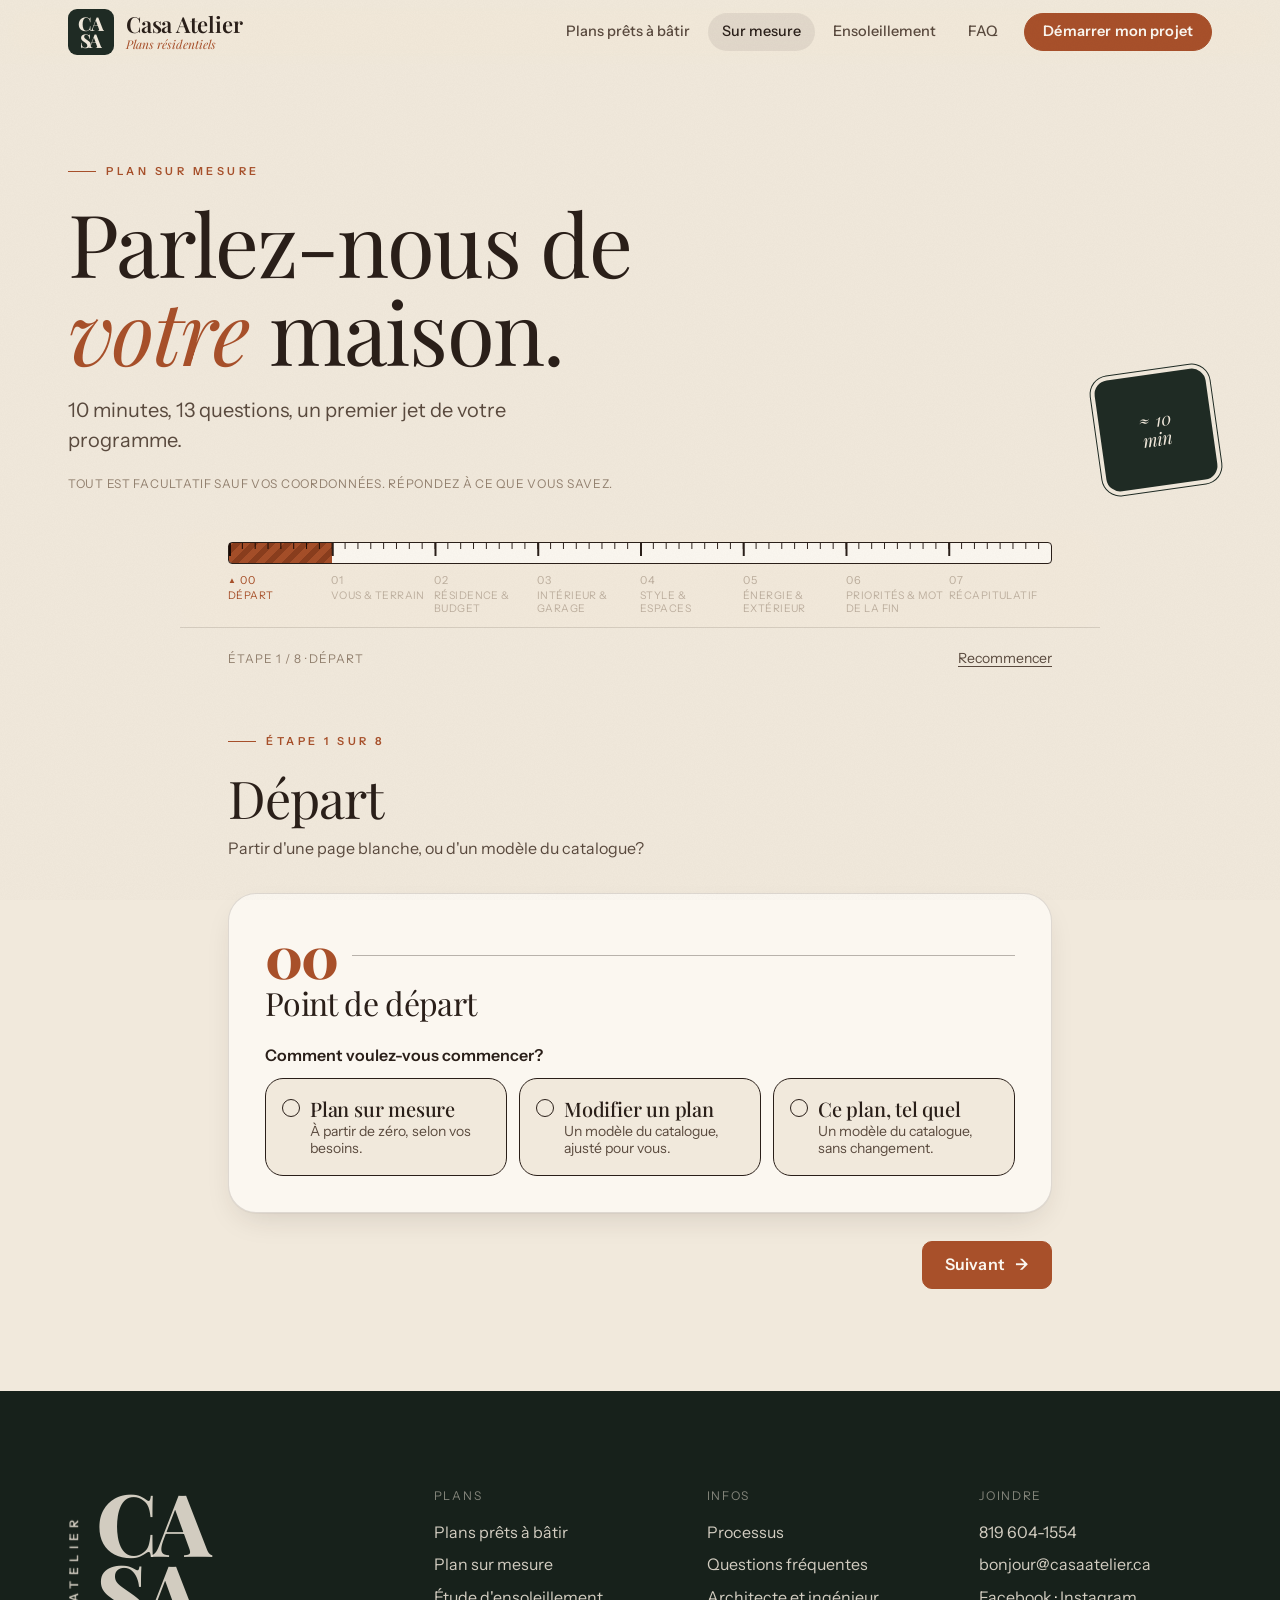
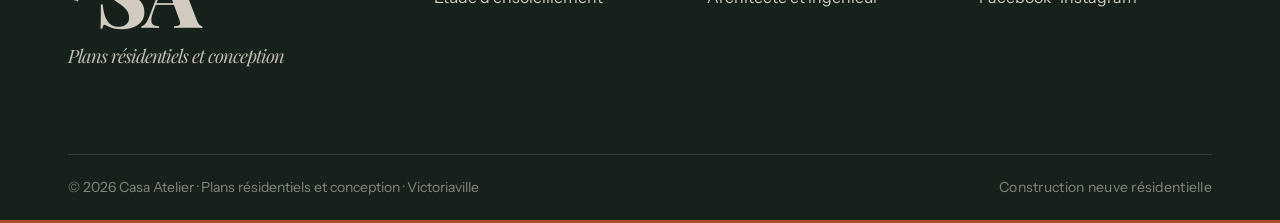
<file: sur-mesure.html>
<!doctype html>
<html lang="fr-CA" class="no-js">
<head>
  <meta charset="utf-8">
  <meta name="viewport" content="width=device-width, initial-scale=1">
  <!-- Non indexable pour le moment : retirer cette ligne au lancement -->
  <meta name="robots" content="noindex, nofollow, noarchive">
  <title>Plan sur mesure — Casa Atelier</title>
  <meta name="description" content="Décrivez votre future maison en 10 minutes : terrain, budget, pièces, style, énergie. Vous recevez un premier jet de votre programme, sans engagement.">
  <meta name="theme-color" content="#f1e9dc">
  <link rel="icon" href="assets/favicon.svg" type="image/svg+xml">
  <link rel="preconnect" href="https://fonts.googleapis.com">
  <link rel="preconnect" href="https://fonts.gstatic.com" crossorigin>
  <link href="https://fonts.googleapis.com/css2?family=DM+Mono:wght@400;500&family=Playfair+Display:ital,wght@0,400..900;1,400..900&family=Instrument+Sans:wght@400;500;600;700&display=swap" rel="stylesheet">
  <link rel="stylesheet" href="css/base.css?v=3">
  <link rel="stylesheet" href="css/formulaire.css?v=3">
</head>
<body>
  <a class="skip" href="#contenu">Aller au contenu</a>

  <!-- EN-TÊTE COMMUN : recopier tel quel ; mettre aria-current="page" sur le lien actif -->
  <header class="nav" role="banner">
    <div class="wrap nav__inner">
      <a class="brand" href="index.html" aria-label="Casa Atelier — accueil">
        <span class="brand__tile" aria-hidden="true"><span>CA</span><span>SA</span></span>
        <span class="brand__text">
          <span class="brand__name">Casa Atelier</span>
          <span class="brand__tag">Plans résidentiels</span>
        </span>
      </a>
      <button class="nav__toggle" aria-expanded="false" aria-controls="menu" aria-label="Menu"><span></span></button>
      <ul class="nav__links" id="menu">
        <li><a href="plans.html">Plans prêts à bâtir</a></li>
        <li><a href="sur-mesure.html" aria-current="page">Sur mesure</a></li>
        <li><a href="index.html#soleil">Ensoleillement</a></li>
        <li><a href="index.html#faq">FAQ</a></li>
        <li class="nav__cta"><a class="btn btn--sm btn--accent" href="sur-mesure.html">Démarrer mon projet</a></li>
      </ul>
    </div>
  </header>

  <main id="contenu">
    <header class="page-head fm-head fm-noprint">
      <div class="wrap fm-head__inner">
        <div>
          <span class="kicker">Plan sur mesure</span>
          <h1>Parlez-nous de <em class="display-em">votre</em> maison.</h1>
          <p class="lede">10 minutes, 13 questions, un premier jet de votre programme.</p>
          <p class="fm-head__note mono">Tout est facultatif sauf vos coordonnées. Répondez à ce que vous savez.</p>
        </div>
        <div class="burst fm-head__burst" aria-hidden="true"><span>≈ 10<br>min</span></div>
      </div>
    </header>

    <section class="fm-section" aria-label="Formulaire de conception résidentielle">
      <div class="wrap fm-wrap">
        <noscript>
          <div class="notice">
            <div class="notice__icon" aria-hidden="true">!</div>
            <div>
              <h3>Ce formulaire a besoin de JavaScript.</h3>
              <p>Écrivez-nous directement à <a href="mailto:bonjour@casaatelier.ca">bonjour@casaatelier.ca</a> en décrivant votre projet.</p>
            </div>
          </div>
        </noscript>

        <nav class="fm-ruler fm-noprint" aria-label="Étapes du formulaire" id="fm-ruler" hidden></nav>

        <div class="fm-toolbar fm-noprint" id="fm-toolbar" hidden>
          <span class="mono fm-toolbar__count" id="fm-count"></span>
          <button type="button" class="fm-restart" id="fm-restart">Recommencer</button>
        </div>

        <form id="fm" class="fm" novalidate hidden>
          <div id="fm-steps"></div>

          <div class="fm-nav fm-noprint" id="fm-nav">
            <button type="button" class="btn btn--ghost" id="fm-prev"><span aria-hidden="true">←</span> Précédent</button>
            <button type="submit" class="btn btn--accent" id="fm-next">Suivant <span class="arrow" aria-hidden="true">→</span></button>
          </div>
        </form>

        <p class="sr-only" aria-live="polite" id="fm-live"></p>
        <p class="sr-only" aria-live="assertive" id="fm-alert"></p>
      </div>
    </section>

    <div class="fm-toast" id="fm-toast" role="status" aria-live="polite"></div>
  </main>

  <!-- PIED DE PAGE COMMUN : recopier tel quel -->
  <footer class="footer">
    <div class="wrap">
      <div class="footer__grid">
        <div>
          <a class="lockup footer__big" href="index.html" aria-label="Casa Atelier — accueil">
            <span class="lockup__mono"><span class="lockup__vert">Atelier</span><span class="lockup__ca">CA<br>SA</span></span>
            <span class="lockup__tag">Plans résidentiels et conception</span>
          </a>
        </div>
        <div>
          <h4>Plans</h4>
          <ul>
            <li><a href="plans.html">Plans prêts à bâtir</a></li>
            <li><a href="sur-mesure.html">Plan sur mesure</a></li>
            <li><a href="index.html#soleil">Étude d'ensoleillement</a></li>
          </ul>
        </div>
        <div>
          <h4>Infos</h4>
          <ul>
            <li><a href="index.html#processus">Processus</a></li>
            <li><a href="index.html#faq">Questions fréquentes</a></li>
            <li><a href="index.html#avis">Architecte et ingénieur</a></li>
          </ul>
        </div>
        <div>
          <h4>Joindre</h4>
          <ul>
            <li><a data-bt="telephone" href="#">819 604-1554</a></li>
            <li><a data-bt="courriel" href="#">bonjour@casaatelier.ca</a></li>
            <li><a data-bt="facebook" href="#" rel="noopener">Facebook</a> · <a data-bt="instagram" href="#" rel="noopener">Instagram</a></li>
          </ul>
        </div>
      </div>
      <div class="footer__base">
        <span>© <span data-bt="annee">2026</span> Casa Atelier · Plans résidentiels et conception · Victoriaville</span>
        <span class="mono">Construction neuve résidentielle</span>
      </div>
    </div>
    <div class="stripes stripes--thin" aria-hidden="true"><span></span><span></span><span></span><span></span></div>
  </footer>

  <script src="js/config.js?v=3"></script>
  <script src="js/site.js?v=3"></script>
  <script src="js/plans-data.js?v=3" defer></script>
  <script src="js/facade.js?v=3" defer></script>
  <script src="js/recap-pdf.js?v=3" defer></script>
  <script src="js/formulaire.js?v=3" defer></script>
</body>
</html>
</file>
<file: css/base.css>
/* ==========================================================================
   Casa Atelier — Plans résidentiels et conception
   Système visuel : 50 % Apple (espace, clarté, verre dépoli, mouvement doux)
                    25 % magazine d'architecture (folios, filets, serif éditorial)
                    25 % catalogue rétro années 60 (bandes de couleur, étiquettes,
                         pastilles « N° », pastel crème, éclats)
   ========================================================================== */

:root {
  /* Papier et encre */
  --paper: #f1e9dc;
  --paper-2: #e8dece;
  --paper-3: #ddd1bd;
  --white: #fbf7f0;
  --ink: #2a1f19;
  --ink-2: #5a4a3e;
  --ink-3: #93816f;
  --line: rgba(42, 31, 25, 0.14);
  --line-strong: rgba(42, 31, 25, 0.32);

  /* Palette Casa Atelier (rouille, ocre, olive, forêt) — noms hérités du premier jet */
  --forest: #1f2b24;
  --forest-2: #17211b;
  --tangerine: #a8502a;
  --tangerine-2: #8c3f1e;
  --mustard: #c9973a;
  --avocado: #6b6d3b;
  --teal: #2f4a3f;
  --sky: #cdd2bf;
  --blush: #e6c8ae;

  /* Typographie */
  --f-display: "Playfair Display", "Didot", "Bodoni 72", Georgia, serif;
  --f-body: "Instrument Sans", -apple-system, BlinkMacSystemFont, "Segoe UI", sans-serif;
  --f-mono: "DM Mono", ui-monospace, "SFMono-Regular", Consolas, monospace;

  /* Échelle */
  --t-xs: 0.75rem;
  --t-sm: 0.875rem;
  --t-md: 1rem;
  --t-lg: 1.25rem;
  --t-xl: clamp(1.5rem, 1.2rem + 1.2vw, 2rem);
  --t-2xl: clamp(2rem, 1.4rem + 2.6vw, 3.25rem);
  --t-3xl: clamp(2.6rem, 1.6rem + 4.8vw, 5.5rem);
  --t-hero: clamp(3rem, 1.4rem + 7.4vw, 8.5rem);

  /* Formes et mouvement */
  --r-sm: 10px;
  --r-md: 18px;
  --r-lg: 28px;
  --r-pill: 999px;
  --shadow: 0 1px 0 rgba(42, 31, 25, 0.04), 0 12px 32px -12px rgba(42, 31, 25, 0.18);
  --shadow-lg: 0 2px 0 rgba(42, 31, 25, 0.04), 0 30px 60px -20px rgba(42, 31, 25, 0.28);
  --ease: cubic-bezier(0.22, 1, 0.36, 1);

  --gutter: clamp(16px, 4vw, 48px);
  --max: 1240px;
  --nav-h: 64px;
}

/* ---------- Réinitialisation ---------- */
*, *::before, *::after { box-sizing: border-box; }
html { -webkit-text-size-adjust: 100%; scroll-behavior: smooth; scroll-padding-top: calc(var(--nav-h) + 16px); }
body {
  margin: 0;
  background: var(--paper);
  color: var(--ink);
  font-family: var(--f-body);
  font-size: var(--t-md);
  line-height: 1.55;
  -webkit-font-smoothing: antialiased;
  text-rendering: optimizeLegibility;
  overflow-x: hidden;
}
img, svg { display: block; max-width: 100%; }
a { color: inherit; }
button, input, select, textarea { font: inherit; color: inherit; }
::selection { background: var(--mustard); color: var(--ink); }
:focus-visible { outline: 2.5px solid var(--tangerine); outline-offset: 3px; border-radius: 6px; }

/* Grain de papier très discret (catalogue imprimé) */
body::before {
  content: "";
  position: fixed; inset: 0;
  pointer-events: none; z-index: 1000;
  opacity: 0.35;
  mix-blend-mode: multiply;
  background-image: url("data:image/svg+xml;utf8,<svg xmlns='http://www.w3.org/2000/svg' width='160' height='160'><filter id='n'><feTurbulence type='fractalNoise' baseFrequency='.9' numOctaves='2' stitchTiles='stitch'/><feColorMatrix values='0 0 0 0 0.11  0 0 0 0 0.1  0 0 0 0 0.09  0 0 0 0.09 0'/></filter><rect width='100%' height='100%' filter='url(%23n)'/></svg>");
}

.sr-only {
  position: absolute; width: 1px; height: 1px; padding: 0; margin: -1px;
  overflow: hidden; clip: rect(0 0 0 0); white-space: nowrap; border: 0;
}
.skip {
  position: absolute; left: 16px; top: -60px; z-index: 2000;
  background: var(--ink); color: var(--paper); padding: 10px 16px; border-radius: var(--r-pill);
  text-decoration: none; transition: top .2s;
}
.skip:focus { top: 12px; }

/* ---------- Mise en page ---------- */
.wrap { width: 100%; max-width: var(--max); margin-inline: auto; padding-inline: var(--gutter); }
.section { padding-block: clamp(72px, 10vw, 140px); position: relative; }
.section--tight { padding-block: clamp(48px, 6vw, 80px); }
.section--ink { background: var(--forest); color: var(--paper); }
.section--paper2 { background: var(--paper-2); }

/* ---------- Typographie ---------- */
.display, h1, h2, h3 {
  font-family: var(--f-display);
  font-weight: 400;
  font-variation-settings: "SOFT" 100, "WONK" 0, "opsz" 144;
  letter-spacing: -0.02em;
  line-height: 1.02;
  margin: 0;
}
h1 { font-size: var(--t-3xl); }
h2 { font-size: var(--t-2xl); }
h3 { font-size: var(--t-xl); line-height: 1.12; }
.italic, em.display-em {
  font-style: italic;
  font-variation-settings: "SOFT" 100, "WONK" 1, "opsz" 144;
}
p { margin: 0 0 1em; }
.lede { font-size: var(--t-lg); color: var(--ink-2); max-width: 36ch; line-height: 1.5; }
.section--ink .lede { color: rgba(241, 233, 220, 0.72); }

/* Étiquette mono façon fiche technique : « N° 03 — SERVICE » */
.kicker {
  font-family: var(--f-mono);
  font-size: var(--t-xs);
  letter-spacing: 0.14em;
  text-transform: uppercase;
  color: var(--ink-3);
  display: inline-flex; align-items: center; gap: 10px;
}
.kicker::before {
  content: ""; width: 22px; height: 1px; background: currentColor;
}
.section--ink .kicker { color: rgba(241, 233, 220, 0.55); }

.mono { font-family: var(--f-mono); letter-spacing: 0.02em; }

/* En-tête de section façon magazine : numéro + filet + titre */
.sec-head {
  display: grid;
  grid-template-columns: auto 1fr;
  gap: 8px 24px;
  align-items: end;
  margin-bottom: clamp(36px, 5vw, 64px);
}
.sec-head__num {
  font-family: var(--f-display);
  font-size: var(--t-2xl);
  font-style: italic;
  color: var(--tangerine);
  line-height: 1;
}
.sec-head__rule { height: 1px; background: var(--line-strong); align-self: center; }
.section--ink .sec-head__rule { background: rgba(241, 233, 220, 0.25); }
.sec-head h2 { grid-column: 1 / -1; max-width: 18ch; }
.sec-head .lede { grid-column: 1 / -1; margin-top: 12px; }

/* ---------- Bande 1965 (trois couleurs) ---------- */
.stripes {
  display: flex; height: 10px; width: 100%;
}
.stripes span { flex: 1; }
.stripes span:nth-child(1) { background: var(--tangerine); }
.stripes span:nth-child(2) { background: var(--mustard); }
.stripes span:nth-child(3) { background: var(--avocado); }
.stripes span:nth-child(4) { background: var(--teal); }
.stripes--thin { height: 4px; }
.stripes--short { width: 88px; height: 6px; border-radius: 3px; overflow: hidden; }

/* ---------- Boutons ---------- */
.btn {
  --bg: var(--ink); --fg: var(--paper);
  display: inline-flex; align-items: center; justify-content: center; gap: 10px;
  min-height: 48px; padding: 0 22px;
  border-radius: var(--r-pill);
  border: 1.5px solid var(--bg);
  background: var(--bg); color: var(--fg);
  font-weight: 600; font-size: var(--t-md);
  text-decoration: none; cursor: pointer;
  transition: transform .35s var(--ease), background .2s, color .2s, box-shadow .35s var(--ease);
  white-space: nowrap;
}
.btn:hover { transform: translateY(-2px); box-shadow: 0 10px 24px -10px rgba(42,31,25,.45); }
.btn:active { transform: translateY(0); }
.btn--accent { --bg: var(--tangerine); --fg: var(--white); }
.btn--accent:hover { --bg: var(--tangerine-2); }
.btn--ghost { --bg: transparent; --fg: var(--ink); border-color: var(--line-strong); }
.btn--ghost:hover { --bg: var(--ink); --fg: var(--paper); }
.section--ink .btn--ghost { --fg: var(--paper); border-color: rgba(241,233,220,.35); }
.section--ink .btn--ghost:hover { --bg: var(--paper); --fg: var(--ink); }
.btn--sm { min-height: 38px; padding: 0 16px; font-size: var(--t-sm); }
.btn .arrow { transition: transform .35s var(--ease); }
.btn:hover .arrow { transform: translateX(4px); }

.link {
  font-weight: 600; text-decoration: none;
  background: linear-gradient(currentColor, currentColor) 0 100% / 100% 1.5px no-repeat;
  padding-bottom: 2px;
  transition: background-size .35s var(--ease);
}
.link:hover { background-size: 0 1.5px; background-position: 100% 100%; }

/* ---------- Pastilles / étiquettes ---------- */
.tag {
  display: inline-flex; align-items: center; gap: 6px;
  font-family: var(--f-mono); font-size: 11px; letter-spacing: 0.08em; text-transform: uppercase;
  padding: 5px 10px; border-radius: var(--r-pill);
  border: 1px solid var(--line-strong); color: var(--ink-2);
  background: transparent;
}
.tag--solid { background: var(--ink); color: var(--paper); border-color: var(--ink); }
.tag--tangerine { background: var(--tangerine); color: var(--white); border-color: var(--tangerine); }
.tag--mustard { background: var(--mustard); color: var(--ink); border-color: var(--mustard); }
.tag--avocado { background: var(--avocado); color: var(--white); border-color: var(--avocado); }
.tag--teal { background: var(--teal); color: var(--white); border-color: var(--teal); }

/* Éclat rétro (« Nouveau! », « Prêt à bâtir ») */
.burst {
  --size: 92px;
  width: var(--size); height: var(--size);
  display: grid; place-items: center; text-align: center;
  background: var(--mustard); color: var(--ink);
  font-family: var(--f-display); font-style: italic; font-size: calc(var(--size) * 0.17); line-height: 1.05;
  clip-path: polygon(50% 0%, 59% 13%, 75% 7%, 76% 24%, 93% 25%, 87% 41%, 100% 50%, 87% 59%, 93% 75%, 76% 76%, 75% 93%, 59% 87%, 50% 100%, 41% 87%, 25% 93%, 24% 76%, 7% 75%, 13% 59%, 0% 50%, 13% 41%, 7% 25%, 24% 24%, 25% 7%, 41% 13%);
  animation: burst-spin 40s linear infinite;
}
.burst > span { animation: burst-spin 40s linear infinite reverse; display: block; padding: 18%; }
@keyframes burst-spin { to { transform: rotate(360deg); } }

/* ---------- Cartes ---------- */
.card {
  background: var(--white);
  border-radius: var(--r-lg);
  border: 1px solid var(--line);
  box-shadow: var(--shadow);
  overflow: hidden;
  transition: transform .5s var(--ease), box-shadow .5s var(--ease);
}
.card--hover:hover { transform: translateY(-6px); box-shadow: var(--shadow-lg); }

/* ---------- Avis (municipalités / architecte / ingénieur) ---------- */
.notice {
  display: grid; grid-template-columns: auto 1fr; gap: 16px 20px;
  padding: 22px 24px;
  border-radius: var(--r-md);
  background: repeating-linear-gradient(-45deg, rgba(201,151,58,.16) 0 10px, transparent 10px 20px), var(--white);
  border: 1.5px solid var(--ink);
  box-shadow: 6px 6px 0 var(--ink);
}
.notice__icon {
  width: 40px; height: 40px; border-radius: 50%;
  background: var(--mustard); color: var(--ink);
  display: grid; place-items: center;
  font-family: var(--f-display); font-weight: 600; font-size: 22px;
}
.notice h3 { font-size: var(--t-lg); margin-bottom: 6px; font-family: var(--f-body); font-weight: 700; letter-spacing: 0; }
.notice p { margin: 0; color: var(--ink-2); }
.notice p + p { margin-top: 8px; }

/* ---------- Navigation (verre dépoli, à la Apple) ---------- */
.nav {
  position: sticky; top: 0; z-index: 100;
  height: var(--nav-h);
  background: rgba(241, 233, 220, 0.72);
  -webkit-backdrop-filter: saturate(180%) blur(18px);
  backdrop-filter: saturate(180%) blur(18px);
  border-bottom: 1px solid transparent;
  transition: border-color .3s;
}
.nav.is-scrolled { border-bottom-color: var(--line); }
.nav__inner {
  height: 100%;
  display: flex; align-items: center; justify-content: space-between; gap: 16px;
}
.brand {
  display: inline-flex; align-items: center; gap: 12px;
  text-decoration: none; color: var(--ink); line-height: 1;
}
/* Tuile monogramme CA/SA (logo retenu) */
.brand__tile {
  width: 46px; height: 46px; flex: none;
  border-radius: 9px;
  background: var(--forest); color: var(--paper);
  display: flex; flex-direction: column; align-items: center; justify-content: center;
  font-family: var(--f-display); font-weight: 800; font-size: 19px;
  line-height: .86; letter-spacing: -0.06em;
  transition: transform .4s var(--ease), background .3s;
}
.brand__tile span { display: block; margin-right: .06em; }
.brand:hover .brand__tile { transform: rotate(-4deg); background: var(--tangerine); }
.brand__text { display: flex; flex-direction: column; gap: 3px; }
.brand__name { font-family: var(--f-display); font-weight: 600; font-size: 22px; letter-spacing: -0.01em; color: var(--ink); }
.brand__tag { font-family: var(--f-display); font-style: italic; font-size: 12px; color: var(--tangerine); }
@media (max-width: 380px) {
  .brand__name { font-size: 19px; }
  .brand__tile { width: 42px; height: 42px; font-size: 17px; }
}

/* Logo complet : casa / ATELIER / filet / signature */
.lockup { display: inline-flex; flex-direction: column; align-items: center; text-align: center; color: inherit; }
.lockup__word { font-family: var(--f-display); font-weight: 700; font-size: clamp(4rem, 3rem + 4vw, 6.5rem); letter-spacing: -0.04em; line-height: .78; }
.lockup__sub { font-family: var(--f-body); font-weight: 500; font-size: clamp(.8rem, .7rem + .4vw, 1rem); letter-spacing: .7em; margin-right: -.7em; text-transform: uppercase; margin-top: 14px; }
.lockup__rule { width: 64px; height: 1px; background: currentColor; opacity: .6; margin: 16px 0 12px; }
.lockup { align-items: flex-start; text-align: left; text-decoration: none; }
.lockup__mono { display: flex; align-items: center; gap: 16px; }
.lockup__vert { writing-mode: vertical-rl; transform: rotate(180deg); font-family: var(--f-body); font-weight: 600; font-size: 12px; letter-spacing: .45em; text-transform: uppercase; }
.lockup__ca { font-family: var(--f-display); font-weight: 800; font-size: clamp(4rem, 3rem + 3vw, 5.5rem); line-height: .82; letter-spacing: -0.05em; }
.lockup .lockup__tag { margin-top: 18px; }
.lockup__tag { font-family: var(--f-display); font-style: italic; font-size: clamp(.95rem, .85rem + .4vw, 1.15rem); opacity: .9; }

.nav__links { display: flex; align-items: center; gap: 4px; list-style: none; margin: 0; padding: 0; }
.nav__links a {
  display: inline-flex; align-items: center; min-height: 38px; padding: 0 14px;
  border-radius: var(--r-pill);
  text-decoration: none; font-size: 14.5px; font-weight: 500; color: var(--ink-2);
  transition: background .2s, color .2s;
}
.nav__links a:hover { background: rgba(42,31,25,.06); color: var(--ink); }
.nav__links a[aria-current="page"] { color: var(--ink); background: rgba(42,31,25,.08); }
.nav__cta { margin-left: 8px; }

.nav__toggle {
  display: none;
  width: 44px; height: 44px; border-radius: 50%;
  border: 1px solid var(--line-strong); background: transparent; cursor: pointer;
  position: relative;
}
.nav__toggle span, .nav__toggle span::before, .nav__toggle span::after {
  position: absolute; left: 50%; top: 50%; width: 18px; height: 1.5px; background: var(--ink);
  transform: translate(-50%, -50%); transition: transform .3s var(--ease), opacity .2s;
}
.nav__toggle span::before, .nav__toggle span::after { content: ""; }
.nav__toggle span::before { transform: translate(-50%, -6px); }
.nav__toggle span::after { transform: translate(-50%, 4.5px); }
.nav.is-open .nav__toggle span { background: transparent; }
.nav.is-open .nav__toggle span::before { transform: translate(-50%, -0.75px) rotate(45deg); }
.nav.is-open .nav__toggle span::after { transform: translate(-50%, -0.75px) rotate(-45deg); }

@media (max-width: 860px) {
  .nav__toggle { display: block; }
  .nav__links {
    position: fixed; left: 0; right: 0; top: var(--nav-h);
    flex-direction: column; align-items: stretch; gap: 0;
    padding: 12px var(--gutter) 28px;
    background: var(--paper);
    border-bottom: 1px solid var(--line);
    transform: translateY(-8px); opacity: 0; visibility: hidden;
    transition: transform .35s var(--ease), opacity .25s, visibility 0s .35s;
  }
  .nav.is-open .nav__links { transform: none; opacity: 1; visibility: visible; transition: transform .35s var(--ease), opacity .25s; }
  .nav__links a { min-height: 52px; font-size: 18px; border-radius: 12px; padding: 0 12px; }
  .nav__cta { margin: 12px 0 0; }
  .nav__cta .btn { width: 100%; }
}

/* ---------- Pied de page ---------- */
.footer { background: var(--forest-2); color: var(--paper); padding-top: clamp(56px, 8vw, 96px); }
.footer__grid {
  display: grid; gap: 40px;
  grid-template-columns: 1.4fr repeat(3, 1fr);
}
.footer__big { color: var(--blush);
  font-family: var(--f-display); font-size: var(--t-2xl); line-height: 1.02; letter-spacing: -0.02em;
  font-variation-settings: "SOFT" 100, "opsz" 144;
}
.footer__big em { font-style: italic; color: var(--mustard); }
.footer h4 {
  font-family: var(--f-mono); font-weight: 400; font-size: var(--t-xs); letter-spacing: .14em; text-transform: uppercase;
  color: rgba(241,233,220,.5); margin: 0 0 14px;
}
.footer ul { list-style: none; margin: 0; padding: 0; display: grid; gap: 8px; }
.footer a { text-decoration: none; color: rgba(241,233,220,.86); }
.footer a:hover { color: var(--mustard); }
.footer__base {
  margin-top: clamp(48px, 7vw, 88px);
  padding-block: 22px;
  border-top: 1px solid rgba(241,233,220,.14);
  display: flex; flex-wrap: wrap; justify-content: space-between; gap: 12px;
  font-size: var(--t-sm); color: rgba(241,233,220,.5);
}
@media (max-width: 860px) {
  .footer__grid { grid-template-columns: 1fr 1fr; }
  .footer__grid > :first-child { grid-column: 1 / -1; }
}
@media (max-width: 480px) {
  .footer__grid { grid-template-columns: 1fr; }
}

/* ---------- Apparition au défilement ---------- */
.reveal { opacity: 0; transform: translateY(28px); transition: opacity .9s var(--ease), transform .9s var(--ease); }
.reveal.is-in { opacity: 1; transform: none; }
.reveal[data-delay="1"] { transition-delay: .08s; }
.reveal[data-delay="2"] { transition-delay: .16s; }
.reveal[data-delay="3"] { transition-delay: .24s; }
.no-js .reveal { opacity: 1; transform: none; }

@media (prefers-reduced-motion: reduce) {
  html { scroll-behavior: auto; }
  *, *::before, *::after { animation-duration: .001ms !important; animation-iteration-count: 1 !important; transition-duration: .001ms !important; }
  .reveal { opacity: 1; transform: none; }
}

/* ---------- En-tête de page intérieure ---------- */
.page-head { padding-top: clamp(48px, 7vw, 96px); padding-bottom: clamp(32px, 4vw, 56px); }
.page-head h1 { max-width: 14ch; margin-top: 18px; }
.page-head .lede { margin-top: 20px; }

/* ---------- Utilitaires ---------- */
.row { display: flex; flex-wrap: wrap; gap: 12px; align-items: center; }
.mt-0 { margin-top: 0; } .mt-1 { margin-top: 8px; } .mt-2 { margin-top: 16px; } .mt-3 { margin-top: 24px; } .mt-4 { margin-top: 40px; }
.muted { color: var(--ink-3); }
.center { text-align: center; }

@media print {
  body::before, .nav, .footer, .no-print { display: none !important; }
  body { background: #fff; }
}

/* ==========================================================================
   Harmonisation avec le logo (tuile CA/SA) — remplace les accents « catalogue 1965 »
   Principes : vert forêt + crème + rouille ; tuiles carrées arrondies (9 px) ;
   étiquettes en capitales espacées comme « ATELIER » ; didone (Playfair) pour les titres.
   ========================================================================== */
:root {
  --mustard: #d4b282;          /* sable : soulignés et repères discrets */
  --teal: #2c4036;             /* forêt claire */
  --sky: #ddd6c6;              /* pierre */
  --f-mono: "Instrument Sans", -apple-system, "Segoe UI", sans-serif;
  --r-tile: 9px;
}

/* Étiquettes : capitales espacées, comme ATELIER */
.kicker { font-family: var(--f-body); font-weight: 600; font-size: 11px; letter-spacing: .32em; color: var(--tangerine); }
.kicker::before { background: var(--tangerine); width: 28px; }
.section--ink .kicker { color: var(--mustard); }
.section--ink .kicker::before { background: var(--mustard); }
.tag { font-weight: 600; letter-spacing: .14em; border-radius: 6px; }

/* Numéro de section = tuile, comme le monogramme */
.sec-head__num {
  width: 64px; height: 64px; border-radius: var(--r-tile);
  display: grid; place-items: center;
  background: var(--forest); color: var(--paper);
  font-style: normal; font-weight: 800; font-size: 26px; letter-spacing: -0.04em;
}
.section--ink .sec-head__num { background: var(--paper); color: var(--forest); }
.sec-head__rule { height: 1px; }

/* Sceau (remplace l'éclat rétro) : tuile inclinée, sans rotation continue */
.burst {
  clip-path: none; animation: none;
  border-radius: 14px;
  background: var(--forest); color: var(--paper);
  transform: rotate(-6deg);
  box-shadow: 0 0 0 4px var(--paper), 0 0 0 5px var(--forest);
  font-size: calc(var(--size) * 0.16);
}
.burst > span { animation: none; padding: 12%; }
.section--ink .burst { background: var(--tangerine); box-shadow: 0 0 0 4px var(--forest), 0 0 0 5px var(--tangerine); }

/* Filets : rouille puis forêt (au lieu de 4 couleurs) */
.stripes span:nth-child(1) { background: var(--tangerine); flex: 1; }
.stripes span:nth-child(2), .stripes span:nth-child(3), .stripes span:nth-child(4) { background: var(--forest); flex: 1; }
.stripes { height: 6px; }
.stripes--thin { height: 3px; }
.footer .stripes span:nth-child(n+2) { background: var(--tangerine); }

/* Boutons : forêt par défaut, rouille pour l'action principale */
.btn { --bg: var(--forest); border-radius: 10px; letter-spacing: .01em; }
.btn--accent { --bg: var(--tangerine); }
.btn--ghost { --bg: transparent; }
.btn--ghost:hover { --bg: var(--forest); --fg: var(--paper); }
.tag--solid { background: var(--forest); border-color: var(--forest); }
.tag--mustard { background: var(--mustard); border-color: var(--mustard); color: var(--ink); }

/* Avis : cadre forêt, pictogramme en tuile */
.notice {
  background: var(--white);
  border: 1.5px solid var(--forest);
  box-shadow: 6px 6px 0 var(--forest);
}
.notice__icon { border-radius: var(--r-tile); background: var(--forest); color: var(--paper); }

/* Libellé vertical réutilisable (écho de « ATELIER ») */
.vlabel {
  writing-mode: vertical-rl; transform: rotate(180deg);
  font-family: var(--f-body); font-weight: 600; font-size: 11px;
  letter-spacing: .42em; text-transform: uppercase; color: var(--ink-3);
}

::selection { background: var(--forest); color: var(--paper); }
:focus-visible { outline-color: var(--tangerine); }
.nav { background: rgba(241, 233, 220, 0.82); }

/* Bouton « Démarrer mon projet » du menu : texte crème sur rouille, survol vert forêt (comme la tuile du logo) */
.nav__links a.btn,
.nav__links a.btn:hover,
.nav__links a.btn[aria-current="page"] { color: var(--white); font-weight: 600; }
.nav__links a.btn { background: var(--tangerine); border-color: var(--tangerine); padding: 0 18px; }
.nav__links a.btn:hover { background: var(--forest); border-color: var(--forest); }
</file>
<file: css/accueil.css>
/* ===================== Accueil ===================== */

/* ---------- Héros ---------- */
.hero { position: relative; padding-top: clamp(40px, 6vw, 80px); padding-bottom: clamp(56px, 8vw, 110px); overflow: hidden; }
.hero__folio {
  display: flex; justify-content: space-between; gap: 16px;
  padding-bottom: 14px; margin-bottom: clamp(28px, 5vw, 56px);
  border-bottom: 1px solid var(--line-strong);
  font-family: var(--f-mono); font-size: var(--t-xs); letter-spacing: .14em; text-transform: uppercase; color: var(--ink-3);
}
.hero__grid { display: grid; grid-template-columns: 1.05fr 1fr; gap: clamp(32px, 5vw, 72px); align-items: center; }
.hero h1 {
  font-size: clamp(2.8rem, 1rem + 5.2vw, 6.4rem);
  line-height: .94;
  letter-spacing: -0.035em;
}
.hero h1 em { font-style: italic; font-variation-settings: "SOFT" 100, "WONK" 1, "opsz" 144; color: var(--tangerine); }
.hero h1 .ul {
  background: linear-gradient(var(--mustard), var(--mustard)) 0 88% / 100% .16em no-repeat;
}
.hero .lede { margin-top: clamp(20px, 3vw, 32px); }
.hero__cta { margin-top: 32px; }
.hero__facts {
  margin-top: clamp(32px, 5vw, 56px);
  display: grid; grid-template-columns: repeat(3, auto); gap: 8px 32px; justify-content: start;
}
.hero__facts div { border-left: 1px solid var(--line-strong); padding-left: 14px; }
.hero__facts strong { display: block; font-family: var(--f-display); font-size: var(--t-xl); font-weight: 400; line-height: 1.1; }
.hero__facts span { font-family: var(--f-mono); font-size: 11px; letter-spacing: .08em; text-transform: uppercase; color: var(--ink-3); }

.hero__art { position: relative; }
.hero__plate {
  position: relative;
  aspect-ratio: 5 / 4;
  border-radius: var(--r-lg);
  background:
    linear-gradient(rgba(42,31,25,.06) 1px, transparent 1px) 0 0 / 24px 24px,
    linear-gradient(90deg, rgba(42,31,25,.06) 1px, transparent 1px) 0 0 / 24px 24px,
    var(--sky);
  border: 1px solid var(--line);
  box-shadow: var(--shadow-lg);
  overflow: hidden;
}
.hero__plate svg { position: absolute; inset: 0; width: 100%; height: 100%; }
.hero__caption {
  display: flex; justify-content: space-between; gap: 12px;
  margin-top: 12px;
  font-family: var(--f-mono); font-size: 11px; letter-spacing: .08em; text-transform: uppercase; color: var(--ink-3);
}
.hero__burst { position: absolute; top: -26px; right: -14px; --size: 110px; z-index: 2; }

/* Le dessin se trace */
.draw path, .draw line, .draw rect, .draw polyline, .draw circle.trace {
  stroke-dasharray: 1; stroke-dashoffset: 1;
  animation: trace 2.4s var(--ease) forwards;
}
.draw .d1 { animation-delay: .15s; } .draw .d2 { animation-delay: .45s; } .draw .d3 { animation-delay: .8s; } .draw .d4 { animation-delay: 1.1s; }
.draw .fill { opacity: 0; animation: fadein 1s var(--ease) 1.4s forwards; }
.draw .sun { transform-origin: 470px 104px; animation: fadein 1s var(--ease) 1.6s forwards, rise 2.2s var(--ease) 1.4s both; opacity: 0; }
@keyframes trace { to { stroke-dashoffset: 0; } }
@keyframes fadein { to { opacity: 1; } }
@keyframes rise { from { transform: translateY(40px); } to { transform: none; } }

@media (max-width: 900px) {
  .hero__grid { grid-template-columns: 1fr; }
  .hero__burst { --size: 86px; top: -18px; right: -4px; }
}
@media (max-width: 480px) {
  .hero__facts { grid-template-columns: 1fr 1fr; }
  .hero__folio span:nth-child(2) { display: none; }
}

/* ---------- Bandeau défilant ---------- */
.marquee {
  background: var(--tangerine); color: var(--white);
  overflow: hidden; white-space: nowrap;
  border-block: 1.5px solid var(--ink);
}
.marquee__track { display: inline-flex; gap: 0; padding-block: 14px; animation: marquee 38s linear infinite; }
.marquee__track span {
  font-family: var(--f-display); font-style: italic; font-size: clamp(1.25rem, 1rem + 1vw, 1.75rem);
  padding-inline: 22px; display: inline-flex; align-items: center; gap: 44px;
}
.marquee__track span::after { content: "✦"; font-style: normal; font-size: .7em; color: var(--mustard); }
@keyframes marquee { to { transform: translateX(-50%); } }

/* ---------- Services ---------- */
.services { display: grid; grid-template-columns: repeat(3, 1fr); gap: 20px; }
.service {
  position: relative; display: flex; flex-direction: column;
  padding: 28px; min-height: 440px;
  border-radius: var(--r-lg);
  text-decoration: none; color: var(--ink);
  border: 1px solid var(--line);
  overflow: hidden;
  transition: transform .5s var(--ease), box-shadow .5s var(--ease);
}
.service:hover { transform: translateY(-6px); box-shadow: var(--shadow-lg); }
.service--a { background: var(--white); }
.service--b { background: var(--mustard); }
.service--c { background: var(--teal); color: var(--paper); }
.service__num { font-family: var(--f-display); font-style: italic; font-size: 64px; line-height: .9; }
.service h3 { margin-top: 18px; font-size: var(--t-xl); }
.service p { margin-top: 10px; opacity: .82; max-width: 30ch; }
.service__art { margin-top: auto; height: 150px; display: flex; align-items: flex-end; }
.service__art svg { width: 100%; height: 100%; }
.service__go {
  position: absolute; top: 24px; right: 24px;
  width: 44px; height: 44px; border-radius: 50%;
  display: grid; place-items: center;
  border: 1.5px solid currentColor;
  transition: transform .5s var(--ease), background .3s, color .3s;
}
.service:hover .service__go { transform: rotate(-45deg); background: var(--ink); color: var(--paper); border-color: var(--ink); }
.service--c:hover .service__go { background: var(--paper); color: var(--ink); border-color: var(--paper); }
@media (max-width: 900px) {
  .services { grid-template-columns: 1fr; }
  .service { min-height: 0; }
  .service__art { height: 120px; margin-top: 24px; }
}

/* ---------- Étude d'ensoleillement ---------- */
.sun { overflow: hidden; }
.sun__grid { display: grid; grid-template-columns: minmax(0, 1.1fr) minmax(0, .9fr); gap: clamp(28px, 5vw, 64px); align-items: start; }
.sun__stage {
  position: relative;
  border-radius: var(--r-lg);
  background: #17211b;
  border: 1px solid rgba(241,233,220,.12);
  padding: clamp(12px, 2vw, 24px);
}
.sun__stage svg { width: 100%; height: auto; }
.sun__legend {
  display: flex; flex-wrap: wrap; gap: 8px 18px; margin-top: 12px;
  font-family: var(--f-mono); font-size: 11px; letter-spacing: .06em; text-transform: uppercase; color: rgba(241,233,220,.6);
}
.sun__legend i { display: inline-block; width: 14px; height: 3px; border-radius: 2px; vertical-align: middle; margin-right: 6px; }

.sun__panel { display: grid; gap: 22px; }
.sun__readout {
  display: grid; grid-template-columns: 1fr 1fr; gap: 1px;
  background: rgba(241,233,220,.14);
  border-radius: var(--r-md); overflow: hidden;
  border: 1px solid rgba(241,233,220,.14);
}
.sun__readout div { background: var(--forest); padding: 14px 16px; }
.sun__readout dt { font-family: var(--f-mono); font-size: 10.5px; letter-spacing: .1em; text-transform: uppercase; color: rgba(241,233,220,.5); }
.sun__readout dd { margin: 4px 0 0; font-family: var(--f-display); font-size: 1.6rem; line-height: 1.1; }
.sun__readout dd small { font-family: var(--f-body); font-size: .8rem; color: rgba(241,233,220,.55); margin-left: 4px; }

.ctl { display: grid; gap: 10px; }
.ctl__head { display: flex; justify-content: space-between; align-items: baseline; gap: 12px; }
.ctl label, .ctl .ctl__label { font-family: var(--f-mono); font-size: 11px; letter-spacing: .1em; text-transform: uppercase; color: rgba(241,233,220,.6); }
.ctl output { font-family: var(--f-display); font-size: 1.15rem; }
.seg { display: flex; flex-wrap: wrap; gap: 6px; }
.seg button {
  min-height: 38px; padding: 0 14px; border-radius: var(--r-pill);
  background: transparent; color: var(--paper); border: 1px solid rgba(241,233,220,.3);
  font-size: 14px; cursor: pointer; transition: background .2s, color .2s, border-color .2s;
}
.seg button:hover { border-color: var(--paper); }
.seg button[aria-pressed="true"] { background: var(--mustard); color: var(--ink); border-color: var(--mustard); }

input[type="range"].range {
  -webkit-appearance: none; appearance: none; width: 100%; height: 28px; background: transparent; cursor: pointer;
}
.range::-webkit-slider-runnable-track {
  height: 4px; border-radius: 2px;
  background: linear-gradient(90deg, var(--teal), var(--mustard), var(--tangerine), var(--mustard), var(--teal));
}
.range::-moz-range-track { height: 4px; border-radius: 2px; background: linear-gradient(90deg, var(--teal), var(--mustard), var(--tangerine), var(--mustard), var(--teal)); }
.range::-webkit-slider-thumb {
  -webkit-appearance: none; width: 22px; height: 22px; margin-top: -9px; border-radius: 50%;
  background: var(--paper); border: 3px solid var(--ink); box-shadow: 0 0 0 1.5px var(--paper);
}
.range::-moz-range-thumb { width: 18px; height: 18px; border-radius: 50%; background: var(--paper); border: 3px solid var(--ink); }
.range--plain::-webkit-slider-runnable-track { background: rgba(241,233,220,.25); }
.range--plain::-moz-range-track { background: rgba(241,233,220,.25); }

.sun__play { display: flex; gap: 10px; flex-wrap: wrap; }
.sun__note { font-size: var(--t-sm); color: rgba(241,233,220,.55); }
@media (max-width: 960px) {
  .sun__grid { grid-template-columns: 1fr; }
}

/* ---------- Processus ---------- */
.steps { display: grid; grid-template-columns: repeat(4, 1fr); gap: 0; border-top: 1.5px solid var(--ink); counter-reset: s; }
.step { padding: 26px 24px 8px 0; position: relative; }
.step + .step { padding-left: 24px; border-left: 1px solid var(--line); }
.step__n { font-family: var(--f-display); font-style: italic; font-size: 3.4rem; line-height: 1; color: var(--tangerine); }
.step h3 { margin-top: 14px; font-size: 1.35rem; }
.step p { margin-top: 8px; color: var(--ink-2); font-size: var(--t-sm); max-width: 28ch; }
.step .tag { margin-top: 14px; }
@media (max-width: 900px) {
  .steps { grid-template-columns: 1fr 1fr; }
  .step:nth-child(3) { padding-left: 0; border-left: 0; }
  .step:nth-child(n+3) { border-top: 1px solid var(--line); }
}
@media (max-width: 520px) {
  .steps { grid-template-columns: 1fr; }
  .step, .step + .step { padding-left: 0; border-left: 0; }
  .step + .step { border-top: 1px solid var(--line); }
}

/* ---------- Avis réglementaire ---------- */
.rules { display: grid; grid-template-columns: 1fr 1fr; gap: clamp(28px, 5vw, 64px); align-items: start; }
.rules__table { width: 100%; border-collapse: collapse; font-size: var(--t-sm); }
.rules__table caption { text-align: left; font-family: var(--f-mono); font-size: 11px; letter-spacing: .1em; text-transform: uppercase; color: var(--ink-3); padding-bottom: 10px; }
.rules__table th, .rules__table td { text-align: left; padding: 12px 10px 12px 0; border-bottom: 1px solid var(--line); vertical-align: top; }
.rules__table th { font-weight: 600; }
.rules__table td:last-child { white-space: nowrap; }
.ok { color: var(--avocado); font-weight: 700; }
.no { color: var(--tangerine); font-weight: 700; }
.rules__src { font-size: 12px; color: var(--ink-3); margin-top: 12px; }
@media (max-width: 900px) { .rules { grid-template-columns: 1fr; } }

/* ---------- FAQ ---------- */
.faq { display: grid; grid-template-columns: .8fr 1.2fr; gap: clamp(28px, 5vw, 64px); }
.faq__list { border-top: 1.5px solid var(--ink); }
.faq details { border-bottom: 1px solid var(--line); }
.faq summary {
  list-style: none; cursor: pointer;
  display: grid; grid-template-columns: 2.5rem 1fr auto; gap: 12px; align-items: center;
  padding: 20px 0;
  font-weight: 600; font-size: 1.08rem;
}
.faq summary::-webkit-details-marker { display: none; }
.faq summary .n { font-family: var(--f-mono); font-size: 12px; color: var(--ink-3); font-weight: 400; }
.faq summary .plus {
  width: 32px; height: 32px; border-radius: 50%; border: 1px solid var(--line-strong);
  position: relative; transition: transform .4s var(--ease), background .2s;
}
.faq summary .plus::before, .faq summary .plus::after {
  content: ""; position: absolute; left: 50%; top: 50%; width: 12px; height: 1.5px; background: var(--ink);
  transform: translate(-50%, -50%);
}
.faq summary .plus::after { transform: translate(-50%, -50%) rotate(90deg); transition: transform .4s var(--ease); }
.faq details[open] .plus { background: var(--mustard); border-color: var(--mustard); }
.faq details[open] .plus::after { transform: translate(-50%, -50%) rotate(0deg); }
.faq details > div { padding: 0 0 22px 3.25rem; color: var(--ink-2); max-width: 62ch; }
.faq details > div p:last-child { margin-bottom: 0; }
@media (max-width: 900px) {
  .faq { grid-template-columns: 1fr; }
  .faq details > div { padding-left: 0; }
  .faq summary { grid-template-columns: 2rem 1fr auto; }
}

/* ---------- Appel final ---------- */
.final { text-align: center; position: relative; overflow: hidden; }
.final h2 { font-size: var(--t-3xl); max-width: 14ch; margin-inline: auto; }
.final h2 em { font-style: italic; color: var(--mustard); font-variation-settings: "SOFT" 100, "WONK" 1; }
.final .row { justify-content: center; margin-top: 36px; }
.final__phone { margin-top: 24px; font-family: var(--f-mono); font-size: var(--t-sm); color: rgba(241,233,220,.6); }
.final__phone a { color: var(--paper); }
.final__burst { position: absolute; left: 6%; top: 18%; --size: 96px; }
@media (max-width: 700px) { .final__burst { display: none; } }

/* ===== Harmonisation avec le logo ===== */
.marquee { background: var(--forest); color: var(--paper); border-block: 0; }
.marquee__track span { font-weight: 400; }
.marquee__track span::after { content: ""; width: 7px; height: 7px; border-radius: 2px; background: var(--tangerine); }

.hero h1 .ul { background-image: linear-gradient(var(--tangerine), var(--tangerine)); background-size: 100% .06em; background-position: 0 92%; }
.hero__plate { background:
    linear-gradient(rgba(31,43,36,.07) 1px, transparent 1px) 0 0 / 24px 24px,
    linear-gradient(90deg, rgba(31,43,36,.07) 1px, transparent 1px) 0 0 / 24px 24px,
    var(--paper-2); }
.hero__side { position: absolute; left: -30px; top: 50%; transform: translateY(-50%) rotate(180deg); }
@media (max-width: 1100px) { .hero__side { display: none; } }
.hero__facts strong { font-weight: 700; }

.service { border-radius: 14px; }
.service--b { background: var(--tangerine); color: var(--paper); }
.service--b .service__art svg path[fill="#fbf7f0"], .service--b .service__art svg rect[fill="#fbf7f0"] { fill: var(--paper); }
.service--b:hover .service__go { background: var(--paper); color: var(--tangerine); border-color: var(--paper); }
.service--c { background: var(--forest); }
.service__num { font-style: normal; font-weight: 800; font-size: 56px; letter-spacing: -0.04em; }

.seg button { border-radius: 8px; }
.seg button[aria-pressed="true"] { background: var(--paper); color: var(--forest); border-color: var(--paper); }
.sun__stage { border-radius: 14px; }
.sun__readout { border-radius: 12px; }

.step__n { font-style: normal; font-weight: 800; letter-spacing: -0.04em; color: var(--forest); }
.steps { border-top-color: var(--forest); }
.faq__list { border-top-color: var(--forest); }
.faq details[open] .plus { background: var(--forest); border-color: var(--forest); }
.faq details[open] .plus::before, .faq details[open] .plus::after { background: var(--paper); }
.faq summary .plus { border-radius: 8px; }

.final h2 em { color: var(--mustard); }
.final__burst { --size: 104px; }
</file>
<file: css/plans.css>
/* ==========================================================================
   Plans prêts à bâtir — catalogue (styles propres à plans.html)
   S'appuie sur base.css (jetons, .card, .tag, .burst, .notice…)
   ========================================================================== */

/* ---------- En-tête ---------- */
.cat-head { padding-bottom: clamp(24px, 3vw, 40px); }
.cat-head__inner { position: relative; display: grid; grid-template-columns: 1fr auto; align-items: end; gap: 24px; }
.cat-head h1 { max-width: 13ch; }
.cat-head h1 em { color: var(--tangerine); }
.cat-head .stripes--short { margin-top: 28px; }
.cat-head__burst { --size: 132px; margin-bottom: 18px; transform: rotate(-8deg); }
@media (max-width: 640px) {
  .cat-head__inner { grid-template-columns: 1fr; }
  .cat-head__burst { --size: 84px; position: absolute; right: 0; top: -12px; margin: 0; }
  .cat-head h1 { padding-right: 64px; }
}

/* ---------- Filtres ---------- */
.filters {
  position: relative; z-index: 40;
  border-block: 1px solid var(--line);
  background: rgba(241, 233, 220, 0.82);
  -webkit-backdrop-filter: saturate(180%) blur(18px);
  backdrop-filter: saturate(180%) blur(18px);
}
@media (min-width: 900px) and (min-height: 700px) {
  .filters { position: sticky; top: var(--nav-h); }
}
.filters__inner { padding-block: 12px; }
.filters__form { display: flex; align-items: flex-start; gap: 12px 28px; }
.filters__scroll { flex: 1; min-width: 0; display: flex; flex-wrap: wrap; gap: 10px 26px; }
.fgroup {
  border: 0; margin: 0; padding: 0; min-width: 0;
  display: flex; align-items: center; gap: 10px;
}
.fgroup__label {
  float: left; padding: 0;
  font-family: var(--f-mono); font-size: 10.5px; letter-spacing: .14em; text-transform: uppercase;
  color: var(--ink-3); white-space: nowrap;
}
.chips { display: flex; gap: 6px; flex-wrap: wrap; }
.chip {
  min-height: 32px; padding: 0 13px;
  border-radius: var(--r-pill);
  border: 1px solid var(--line-strong);
  background: var(--white);
  font-size: 13.5px; font-weight: 500; color: var(--ink-2);
  cursor: pointer; white-space: nowrap;
  transition: background .2s, color .2s, border-color .2s, transform .3s var(--ease);
}
.chip:hover { border-color: var(--ink); color: var(--ink); }
.chip:active { transform: scale(.96); }
.chip[aria-pressed="true"] { background: var(--ink); border-color: var(--ink); color: var(--paper); }
.chip--theme[aria-pressed="true"] { background: var(--tangerine); border-color: var(--tangerine); color: var(--white); }
.filters__meta { display: flex; align-items: center; gap: 14px; flex: none; min-height: 32px; }
.filters__count {
  font-size: 12px; letter-spacing: .12em; text-transform: uppercase;
  padding: 6px 12px; border-radius: var(--r-pill); background: var(--mustard); color: var(--ink);
  white-space: nowrap;
}
.filters__reset {
  border: 0; background: none; padding: 6px 2px; cursor: pointer;
  font-size: 13.5px; font-weight: 600; color: var(--ink);
  text-decoration: underline; text-underline-offset: 3px; text-decoration-thickness: 1.5px;
}
.filters__reset:hover { color: var(--tangerine); }

@media (max-width: 899px) {
  .filters__inner { padding-inline: 0; padding-block: 10px; }
  .filters__form { flex-direction: column; gap: 8px; }
  .filters__scroll {
    width: 100%; flex-wrap: nowrap; overflow-x: auto; overscroll-behavior-x: contain;
    padding: 2px var(--gutter) 6px; gap: 22px;
    scroll-snap-type: x proximity; scroll-padding-inline: var(--gutter); scrollbar-width: none;
    -webkit-mask-image: linear-gradient(90deg, transparent 0, #000 12px, #000 calc(100% - 28px), transparent);
            mask-image: linear-gradient(90deg, transparent 0, #000 12px, #000 calc(100% - 28px), transparent);
  }
  .filters__scroll::-webkit-scrollbar { display: none; }
  .fgroup { flex: none; scroll-snap-align: start; }
  .chips { flex-wrap: nowrap; }
  .filters__meta { padding-inline: var(--gutter); }
}

/* ---------- Grille ---------- */
.cat-grid-sec { padding-top: clamp(28px, 4vw, 56px); }
.cat-grid {
  list-style: none; margin: 0; padding: 0;
  display: grid; gap: clamp(18px, 2.4vw, 32px);
  grid-template-columns: 1fr;
}
@media (min-width: 700px) { .cat-grid { grid-template-columns: repeat(2, minmax(0, 1fr)); } }
@media (min-width: 1100px) { .cat-grid { grid-template-columns: repeat(3, minmax(0, 1fr)); } }

.plan-card {
  --acc: var(--tangerine);
  position: relative;
  display: flex; flex-direction: column;
  background: var(--white);
  border: 1px solid var(--line);
  border-radius: var(--r-lg);
  box-shadow: var(--shadow);
  overflow: hidden;
  cursor: pointer;
  transition: transform .5s var(--ease), box-shadow .5s var(--ease);
}
.plan-card[hidden] { display: none; }
.plan-card:hover { transform: translateY(-6px); box-shadow: var(--shadow-lg); }
.plan-card:has(.plan-card__open:focus-visible) { outline: 2.5px solid var(--tangerine); outline-offset: 4px; }

.cat-grid.is-ready:not(.is-settled) .plan-card { animation: card-in .9s var(--ease) both; animation-delay: calc(var(--i, 0) * 70ms); }
@keyframes card-in { from { opacity: 0; transform: translateY(26px); } }

.plan-card__visual {
  position: relative;
  padding: 54px 10px 4px;
  background: var(--paper-2);
  background: color-mix(in srgb, var(--acc) 12%, var(--paper));
  border-bottom: 1px solid var(--line);
}
.plan-card__visual::after {
  /* filet de couleur façon catalogue */
  content: ""; position: absolute; left: 0; right: 0; bottom: 0; height: 5px; background: var(--acc);
}
.plan-card__spec span { white-space: nowrap; }
.plan-card__visual .facade { width: 100%; height: auto; aspect-ratio: 640 / 300; transition: transform .7s var(--ease); transform-origin: 50% 85%; }
.plan-card:hover .plan-card__visual .facade { transform: scale(1.03); }
.plan-card__num {
  position: absolute; left: 20px; top: 8px;
  font-family: var(--f-display); font-style: italic; font-weight: 400;
  font-variation-settings: "SOFT" 100, "WONK" 1, "opsz" 144;
  font-size: 58px; line-height: 1; letter-spacing: -0.03em; color: var(--ink);
}
.plan-card__num small {
  font-family: var(--f-mono); font-style: normal; font-size: 11px; letter-spacing: .14em;
  vertical-align: top; margin-right: 6px; position: relative; top: 8px; color: var(--ink-2);
}
.plan-card__burst { --size: 74px; position: absolute; right: 14px; top: 12px; background: var(--tangerine); color: var(--white); }

.plan-card__body { padding: 20px 22px 18px; display: flex; flex-direction: column; flex: 1; }
.plan-card__style {
  margin: 0 0 6px;
  font-family: var(--f-mono); font-size: 11px; letter-spacing: .14em; text-transform: uppercase; color: var(--ink-3);
}
.plan-card__name { font-size: clamp(1.6rem, 1.3rem + 1vw, 2rem); line-height: 1.05; }
.plan-card__open {
  border: 0; background: none; padding: 0; margin: 0; text-align: left; cursor: pointer;
  font: inherit; color: inherit; letter-spacing: inherit;
}
.plan-card__open::after { content: ""; position: absolute; inset: 0; z-index: 1; }
.plan-card__open:focus-visible { outline: none; }
.plan-card__pitch { margin: 10px 0 14px; color: var(--ink-2); font-size: 15px; line-height: 1.45; }
.plan-card__spec {
  margin: 0 0 14px; padding-block: 10px;
  border-block: 1px solid var(--line);
  font-family: var(--f-mono); font-size: 12.5px; letter-spacing: .02em; color: var(--ink);
}
.plan-card__tags { list-style: none; margin: 0 0 16px; padding: 0; display: flex; flex-wrap: wrap; gap: 6px; }
.plan-card__foot {
  margin-top: auto;
  display: flex; justify-content: space-between; align-items: center; gap: 12px;
  font-family: var(--f-mono); font-size: 11px; letter-spacing: .1em; text-transform: uppercase; color: var(--ink-3);
}
.plan-card__go { color: var(--ink); font-weight: 500; }
.plan-card__go .arrow { display: inline-block; transition: transform .35s var(--ease); }
.plan-card:hover .plan-card__go .arrow { transform: translateX(4px); }

/* État vide */
.cat-empty {
  text-align: center; padding: clamp(40px, 8vw, 96px) 16px;
  border: 1.5px dashed var(--line-strong); border-radius: var(--r-lg);
}
.cat-empty__big { font-family: var(--f-display); font-size: var(--t-2xl); line-height: 1.05; margin-bottom: 10px; }
.cat-empty__big em { font-style: italic; color: var(--tangerine); }
.cat-empty .row { justify-content: center; }
.notice-js { font-family: var(--f-mono); }

/* ---------- Bandeau « Aucun modèle ne colle? » ---------- */
.cat-cta {
  position: relative; overflow: hidden;
  display: grid; grid-template-columns: 1fr auto; align-items: end; gap: 24px 40px;
  padding: clamp(28px, 5vw, 56px);
  border-radius: var(--r-lg);
  background: var(--ink); color: var(--paper);
}
.cat-cta::before {
  content: ""; position: absolute; left: 0; right: 0; top: 0; height: 8px;
  background: linear-gradient(90deg, var(--tangerine) 0 25%, var(--mustard) 25% 50%, var(--avocado) 50% 75%, var(--teal) 75%);
}
.cat-cta .kicker { color: rgba(241, 233, 220, .55); }
.cat-cta h2 { margin-top: 14px; max-width: 18ch; }
.cat-cta h2 em { color: var(--mustard); }
.cat-cta p { margin: 14px 0 0; color: rgba(241, 233, 220, .72); }
@media (max-width: 720px) {
  .cat-cta { grid-template-columns: 1fr; }
  .cat-cta .btn { justify-self: start; }
}

/* ---------- Fiche détaillée (dialog) ---------- */
html.has-dlg { overflow: hidden; }
.plan-dlg {
  width: min(1120px, calc(100% - 32px));
  max-width: none; max-height: calc(100dvh - 48px);
  padding: 0; border: 0; border-radius: var(--r-lg);
  background: var(--paper); color: var(--ink);
  box-shadow: 0 40px 120px -30px rgba(42, 31, 25, .6);
  overflow: auto; overscroll-behavior: contain;
}
.plan-dlg::backdrop { background: rgba(42, 31, 25, .55); -webkit-backdrop-filter: blur(6px); backdrop-filter: blur(6px); }
.plan-dlg[open] { animation: dlg-in .5s var(--ease); }
.plan-dlg[open]::backdrop { animation: fade-in .3s ease; }
@keyframes dlg-in { from { opacity: 0; transform: translateY(24px) scale(.98); } }
@keyframes fade-in { from { opacity: 0; } }

.plan-dlg__inner { --acc: var(--tangerine); position: relative; display: grid; grid-template-columns: 1fr; }
@media (min-width: 900px) {
  .plan-dlg__inner {
    grid-template-columns: 1.08fr 1fr;
    background: linear-gradient(90deg, color-mix(in srgb, var(--acc) 13%, var(--paper)) 0 51.92%, transparent 51.92%);
  }
  .plan-dlg__visual { position: sticky; top: 0; align-self: start; }
}

.plan-dlg__close {
  position: absolute; right: 14px; top: 14px; z-index: 3;
  width: 44px; height: 44px; border-radius: 50%;
  border: 1px solid var(--line-strong); background: rgba(255, 253, 248, .9);
  font-size: 26px; line-height: 1; cursor: pointer; color: var(--ink);
  display: grid; place-items: center;
  transition: transform .3s var(--ease), background .2s, color .2s;
}
.plan-dlg__close:hover { background: var(--ink); color: var(--paper); transform: rotate(90deg); }

.plan-dlg__visual {
  position: relative;
  padding: 76px clamp(14px, 3vw, 32px) 28px;
  background: var(--paper-2);
  background: color-mix(in srgb, var(--acc) 13%, var(--paper));
  display: flex; flex-direction: column; gap: 22px;
}
.plan-dlg__num {
  position: absolute; left: clamp(18px, 3vw, 32px); top: 14px;
  font-family: var(--f-display); font-style: italic;
  font-variation-settings: "SOFT" 100, "WONK" 1, "opsz" 144;
  font-size: 72px; line-height: 1; letter-spacing: -0.03em;
}
.plan-dlg__num small { font-family: var(--f-mono); font-style: normal; font-size: 12px; letter-spacing: .14em; vertical-align: top; margin-right: 6px; position: relative; top: 10px; color: var(--ink-2); }
.plan-dlg__visual .facade { width: 100%; height: auto; }
.plan-dlg__mini {
  align-self: center; width: min(100%, 420px);
  padding: 16px; border-radius: var(--r-md);
  background: var(--white); border: 1px solid var(--line);
}
.plan-dlg__mini .plan-mini { width: 100%; height: auto; }

.plan-dlg__text { padding: clamp(24px, 4vw, 48px); padding-top: clamp(28px, 4vw, 56px); }
.plan-dlg__name { font-size: var(--t-2xl); margin-top: 14px; padding-right: 48px; }
.plan-dlg__pitch { font-size: var(--t-lg); color: var(--ink-2); margin: 14px 0 16px; line-height: 1.4; }
.plan-dlg__h {
  margin: 30px 0 12px;
  font-family: var(--f-mono); font-size: var(--t-xs); font-weight: 400; letter-spacing: .14em; text-transform: uppercase; color: var(--ink-3);
  display: flex; align-items: center; gap: 12px;
}
.plan-dlg__h::after { content: ""; flex: 1; height: 1px; background: var(--line-strong); }

/* Fiche technique façon magazine : intitulé mono, valeur serif, pointillés */
.fiche { margin: 0; display: grid; grid-template-columns: 1fr; }
@media (min-width: 560px) { .fiche { grid-template-columns: 1fr 1fr; column-gap: 28px; } }
.fiche > div {
  display: flex; align-items: baseline; gap: 10px;
  padding: 9px 0; border-bottom: 1px dotted var(--line-strong);
}
.fiche dt { font-family: var(--f-mono); font-size: 11px; letter-spacing: .1em; text-transform: uppercase; color: var(--ink-3); flex: 1; }
.fiche dd { margin: 0; font-family: var(--f-display); font-size: 1.15rem; text-align: right; }

.points { list-style: none; margin: 0; padding: 0; display: grid; gap: 8px; }
.points li { position: relative; padding-left: 26px; line-height: 1.4; }
.points li::before {
  content: ""; position: absolute; left: 2px; top: .42em; width: 11px; height: 11px;
  background: var(--acc); border-radius: 3px; transform: rotate(45deg);
}

.inclus {
  margin-top: 24px; padding: 16px 18px;
  border: 1.5px dashed var(--line-strong); border-radius: var(--r-md);
  background: var(--white);
}
.inclus__t { margin: 0 0 4px; font-family: var(--f-mono); font-size: 11px; letter-spacing: .14em; text-transform: uppercase; color: var(--ink-3); }
.inclus p:last-child { margin: 0; }

.plan-dlg__cta { display: flex; flex-wrap: wrap; gap: 10px; margin-top: 26px; }
.plan-dlg__fine { margin: 14px 0 0; font-size: var(--t-xs); color: var(--ink-3); font-family: var(--f-mono); letter-spacing: .04em; }
.plan-dlg__nav {
  margin-top: 26px; padding-top: 16px; border-top: 1px solid var(--line);
  display: flex; justify-content: space-between; align-items: center; gap: 12px;
  font-size: 12px; color: var(--ink-3);
}
.plan-dlg__step {
  border: 1px solid var(--line-strong); background: transparent; border-radius: var(--r-pill);
  min-height: 40px; padding: 0 16px; cursor: pointer;
  font-family: var(--f-mono); font-size: 12px; letter-spacing: .08em; color: var(--ink);
  transition: background .2s, color .2s;
}
.plan-dlg__step:hover { background: var(--ink); color: var(--paper); }

@media (max-width: 640px) {
  .plan-dlg {
    width: 100%; max-height: 100dvh; height: 100dvh; margin: 0; max-width: 100%;
    border-radius: 0;
  }
  .plan-dlg__cta .btn { flex: 1 1 100%; }
  .plan-dlg__num { font-size: 56px; }
  .plan-dlg__visual { padding-top: 70px; }
}

/* Les tracés gardent leur épaisseur quelle que soit la taille */
.facade, .plan-mini { overflow: visible; }

@media (prefers-reduced-motion: reduce) {
  .plan-card:hover, .plan-card:hover .plan-card__visual .facade { transform: none; }
}
@media print {
  .filters, .plan-dlg__close, .plan-dlg__nav { display: none !important; }
}

/* ===== Harmonisation avec le logo ===== */
.chip--theme[aria-pressed="true"] { background: var(--forest); border-color: var(--forest); }
.cat-count, .filters__count { background: var(--forest); color: var(--paper); }
.cat-cta { background: var(--forest); border-radius: 14px; }
.cat-cta::before { background: linear-gradient(90deg, var(--tangerine) 0 25%, rgba(241,233,220,.25) 25%) !important; }
.chip { border-radius: 8px; }
.chip[aria-pressed="true"] { background: var(--forest); border-color: var(--forest); }
.plan-card, .plan-dlg { border-radius: 16px; }
.plan-card__burst { background: var(--tangerine); color: var(--white); box-shadow: 0 0 0 3px var(--white), 0 0 0 4px var(--tangerine); }
.plan-card__num, .plan-dlg__num { font-style: normal; font-weight: 800; letter-spacing: -0.04em; }
</file>
<file: css/formulaire.css>
/* ==========================================================================
   Formulaire « Plan sur mesure » — assistant en étapes
   Règle-échelle d'architecte, étiquettes de catalogue, fiche de projet.
   ========================================================================== */

/* ---------- Tons par section ---------- */
[data-tone] { --tone: var(--ink); --tone-fg: var(--paper); }
[data-tone="tangerine"] { --tone: var(--tangerine); --tone-fg: var(--white); }
[data-tone="mustard"] { --tone: var(--mustard); --tone-fg: var(--ink); }
[data-tone="avocado"] { --tone: var(--avocado); --tone-fg: var(--white); }
[data-tone="teal"] { --tone: var(--teal); --tone-fg: var(--white); }

/* ---------- En-tête de page ---------- */
.fm-head { padding-bottom: clamp(20px, 3vw, 36px); }
.fm-head__inner { display: grid; grid-template-columns: 1fr auto; gap: 24px; align-items: end; }
.fm-head h1 { max-width: 12ch; }
.fm-head h1 em { color: var(--tangerine); }
.fm-head__note { margin: 4px 0 0; font-size: var(--t-xs); letter-spacing: .06em; text-transform: uppercase; color: var(--ink-3); }
.fm-head__burst { --size: 112px; margin-bottom: 8px; transform: rotate(-8deg); }
@media (max-width: 560px) {
  .fm-head__inner { grid-template-columns: 1fr; }
  .fm-head__burst { --size: 84px; position: absolute; right: 16px; top: calc(var(--nav-h) + 28px); }
  .fm-head { position: relative; }
  .fm-head h1 { padding-right: 70px; }
}

/* ---------- Conteneur ---------- */
.fm-section { padding-bottom: clamp(56px, 8vw, 112px); overflow-x: clip; }
.fm-wrap { max-width: 920px; }
.fm[hidden], .fm-ruler[hidden], .fm-toolbar[hidden] { display: none; }

/* ---------- Règle d'architecte (progression) ---------- */
.fm-ruler {
  position: sticky; top: var(--nav-h); z-index: 20;
  margin-inline: calc(var(--gutter) * -1);
  padding: 12px var(--gutter) 10px;
  background: rgba(241, 233, 220, 0.86);
  -webkit-backdrop-filter: saturate(180%) blur(14px);
  backdrop-filter: saturate(180%) blur(14px);
  border-bottom: 1px solid var(--line);
}
.fm-ruler__bar {
  position: relative; height: 22px;
  border: 1.5px solid var(--ink); border-radius: 4px;
  background:
    linear-gradient(90deg, var(--ink) 1px, transparent 1px) 0 0 / calc(100% / 64) 6px repeat-x,
    linear-gradient(90deg, var(--ink) 1.5px, transparent 1.5px) 0 0 / calc(100% / 8) 13px repeat-x,
    var(--white);
  overflow: hidden;
}
.fm-ruler__fill {
  position: absolute; left: 0; top: 0; bottom: 0; width: 0;
  background: repeating-linear-gradient(-45deg, var(--tangerine) 0 6px, var(--tangerine-2) 6px 12px);
  mix-blend-mode: multiply;
  transition: width .6s var(--ease);
}
.fm-ruler__list {
  list-style: none; margin: 6px 0 0; padding: 0;
  display: grid; grid-template-columns: repeat(var(--n), 1fr);
}
.fm-ruler__step button {
  width: 100%; min-height: 40px;
  display: flex; flex-direction: column; align-items: flex-start; gap: 0;
  padding: 2px 4px 2px 0; border: 0; background: none; cursor: pointer;
  font-family: var(--f-mono); text-align: left; color: var(--ink-3);
  border-radius: 6px;
}
.fm-ruler__step button:disabled { cursor: default; opacity: .55; }
.fm-ruler__step button:not(:disabled):hover { color: var(--ink); }
.fm-ruler__n { font-size: 11px; letter-spacing: .08em; }
.fm-ruler__l { font-size: 10.5px; letter-spacing: .04em; text-transform: uppercase; line-height: 1.25; }
.fm-ruler__step.is-done button { color: var(--ink-2); }
.fm-ruler__step.is-current button { color: var(--tangerine); }
.fm-ruler__step.is-current .fm-ruler__n::before { content: "▲ "; font-size: 8px; vertical-align: 1px; }
@media (max-width: 760px) {
  .fm-ruler__l { display: none; }
  .fm-ruler__step button { align-items: center; padding-right: 0; }
}

/* ---------- Barre d'outils ---------- */
.fm-toolbar {
  display: flex; justify-content: space-between; align-items: center; gap: 12px;
  margin: 14px 0 0; font-size: var(--t-xs); color: var(--ink-3);
}
.fm-toolbar__count { letter-spacing: .08em; text-transform: uppercase; }
.fm-restart {
  border: 0; background: none; padding: 6px 0; cursor: pointer;
  font-size: var(--t-sm); color: var(--ink-2); text-decoration: underline; text-underline-offset: 3px;
}
.fm-restart:hover { color: var(--tangerine); }

/* ---------- Étapes ---------- */
.fm-step { padding-top: clamp(28px, 4vw, 48px); }
.fm-step.is-active { animation: fm-in .5s var(--ease) both; }
.fm-step.is-active[data-dir="back"] { animation-name: fm-in-back; }
@keyframes fm-in { from { opacity: 0; transform: translateX(24px); } }
@keyframes fm-in-back { from { opacity: 0; transform: translateX(-24px); } }
.fm-step__head { margin-bottom: clamp(20px, 3vw, 32px); }
.fm-step__title { font-size: var(--t-2xl); margin-top: 10px; outline: none; }
.fm-step__lede { margin: 12px 0 0; color: var(--ink-2); max-width: 46ch; }

/* ---------- Sections numérotées (folio magazine) ---------- */
.fm-sec {
  background: var(--white);
  border: 1px solid var(--line);
  border-radius: var(--r-lg);
  box-shadow: var(--shadow);
  padding: clamp(20px, 3.5vw, 36px);
  margin-bottom: 20px;
  position: relative;
}
.fm-sec__head { display: grid; grid-template-columns: auto 1fr; align-items: center; gap: 4px 16px; margin-bottom: 22px; }
.fm-sec__num {
  font-family: var(--f-display); font-style: italic; font-weight: 400;
  font-variation-settings: "SOFT" 100, "WONK" 1, "opsz" 144;
  font-size: clamp(2.4rem, 1.8rem + 2.4vw, 3.6rem); line-height: .9;
  color: var(--tone);
}
[data-tone="mustard"] .fm-sec__num { color: #b98317; }
.fm-sec__rule { height: 1px; background: var(--line-strong); }
.fm-sec__title { grid-column: 1 / -1; font-size: var(--t-xl); outline: none; }

/* ---------- Grille de champs ---------- */
.fm-grid { display: grid; grid-template-columns: repeat(6, minmax(0, 1fr)); gap: 22px 16px; }
.fm-field { grid-column: 1 / -1; min-width: 0; margin: 0; padding: 0; border: 0; }
.fm-field[hidden] { display: none; }
.fm-field--half { grid-column: span 3; }
.fm-field--third { grid-column: span 2; }
@media (max-width: 560px) {
  .fm-field--half { grid-column: 1 / -1; }
  .fm-field--third { grid-column: span 3; }
  .fm-field[data-field="terrainSuperficie"] { grid-column: 1 / -1; }
}

.fm-label {
  display: flex; flex-wrap: wrap; align-items: baseline; gap: 4px 10px;
  margin: 0 0 10px; padding: 0;
  font-weight: 600; font-size: var(--t-md); color: var(--ink);
}
.fm-req, .fm-multi {
  font-family: var(--f-mono); font-weight: 400; font-size: 10.5px; letter-spacing: .08em; text-transform: uppercase;
  color: var(--ink-3);
}
.fm-req { color: var(--tangerine-2); }
.fm-hint { margin: 8px 0 0; font-size: var(--t-sm); color: var(--ink-3); }
.fm-err { margin: 8px 0 0; font-size: var(--t-sm); font-weight: 600; color: var(--tangerine-2); }
.fm-err::before { content: "▲ "; font-size: 9px; vertical-align: 1px; }

.fm-input, .fm-select select {
  width: 100%; min-height: 52px;
  padding: 12px 16px;
  border: 1.5px solid var(--line-strong);
  border-radius: 14px;
  background: var(--paper);
  font-size: 16px; /* pas de zoom iOS */
  transition: border-color .2s, background .2s, box-shadow .2s;
}
textarea.fm-input { resize: vertical; min-height: 96px; line-height: 1.5; }
.fm-input::placeholder { color: var(--ink-3); opacity: .8; }
.fm-input:hover, .fm-select select:hover { border-color: var(--ink-2); }
.fm-input:focus, .fm-select select:focus { outline: none; border-color: var(--ink); background: var(--white); box-shadow: 0 0 0 4px rgba(212, 87, 42, .18); }
.fm-input[aria-invalid="true"] { border-color: var(--tangerine); background: #fbeee6; }
.fm-input.is-auto { background-image: linear-gradient(90deg, rgba(201,151,58,.16), rgba(201,151,58,.16)); }

.fm-unit { position: relative; }
.fm-unit .fm-input { padding-right: 52px; }
.fm-unit__u { position: absolute; right: 16px; top: 50%; transform: translateY(-50%); font-size: var(--t-sm); color: var(--ink-3); pointer-events: none; }

.fm-select { position: relative; }
.fm-select select { appearance: none; -webkit-appearance: none; padding-right: 44px; cursor: pointer; }
.fm-select::after {
  content: ""; position: absolute; right: 18px; top: 50%; width: 9px; height: 9px;
  border-right: 1.5px solid var(--ink); border-bottom: 1.5px solid var(--ink);
  transform: translateY(-70%) rotate(45deg); pointer-events: none;
}

/* ---------- Pastilles de choix (étiquettes de catalogue) ---------- */
.fm-chips { display: flex; flex-wrap: wrap; gap: 10px; }
.fm-chip { position: relative; display: inline-flex; cursor: pointer; }
.fm-chip input {
  position: absolute; opacity: 0; width: 1px; height: 1px; margin: 0; pointer-events: none;
}
.fm-chip__face {
  display: inline-flex; align-items: center; gap: 10px;
  min-height: 48px; padding: 10px 18px 10px 14px;
  border: 1.5px solid var(--ink);
  border-radius: var(--r-pill);
  background: var(--paper);
  font-size: 15px; font-weight: 500; line-height: 1.2;
  transition: background .2s, color .2s, transform .25s var(--ease), box-shadow .25s var(--ease);
  -webkit-user-select: none; user-select: none;
}
.fm-chip__txt { display: flex; flex-direction: column; gap: 2px; }
.fm-chip__txt b { font-weight: 600; }
.fm-chip__txt small { font-size: var(--t-sm); font-weight: 400; color: var(--ink-2); }
.fm-chip__mark {
  flex: none; width: 18px; height: 18px;
  border: 1.5px solid currentColor; border-radius: 50%;
  display: grid; place-items: center;
  font-size: 12px; line-height: 1;
}
.fm-chip input[type="checkbox"] + .fm-chip__face .fm-chip__mark { border-radius: 5px; }
.fm-chip:hover .fm-chip__face { transform: translateY(-1px); box-shadow: 3px 3px 0 var(--ink); }
.fm-chip input:focus-visible + .fm-chip__face { outline: 2.5px solid var(--tangerine); outline-offset: 3px; }
.fm-chip input:checked + .fm-chip__face {
  background: var(--tone); color: var(--tone-fg); border-color: var(--tone);
  box-shadow: 3px 3px 0 var(--ink);
}
.fm-chip input:checked + .fm-chip__face small { color: inherit; opacity: .85; }
.fm-chip input[type="radio"]:checked + .fm-chip__face .fm-chip__mark::after {
  content: ""; width: 8px; height: 8px; border-radius: 50%; background: currentColor;
}
.fm-chip input[type="checkbox"]:checked + .fm-chip__face .fm-chip__mark::after { content: "✓"; font-weight: 700; }
.fm-chip--compact .fm-chip__face { min-width: 64px; justify-content: center; padding-inline: 16px; }
.fm-chip--compact .fm-chip__mark { display: none; }
.fm-chip--compact .fm-chip__txt b { font-family: var(--f-display); font-size: 20px; font-weight: 500; }

/* Tuiles (point de départ, styles) */
.fm-chips--tiles { display: grid; grid-template-columns: repeat(auto-fill, minmax(min(100%, 220px), 1fr)); gap: 12px; }
.fm-chip--tile { display: flex; }
.fm-chip--tile .fm-chip__face {
  width: 100%; border-radius: var(--r-md); align-items: flex-start;
  padding: 18px 18px 18px 16px; min-height: 88px;
}
.fm-chip--tile .fm-chip__mark { margin-top: 2px; }
.fm-chip--tile .fm-chip__txt b { font-family: var(--f-display); font-size: var(--t-lg); font-weight: 500; letter-spacing: -0.01em; }

.fm-chips--picto { grid-template-columns: repeat(auto-fill, minmax(min(100%, 136px), 1fr)); gap: 10px; }
.fm-chips--picto .fm-chip__face {
  flex-direction: column; align-items: flex-start; gap: 8px;
  padding: 14px; min-height: 0; position: relative;
}
.fm-chips--picto .fm-chip__mark { position: absolute; top: 12px; right: 12px; margin: 0; }
.fm-chips--picto .fm-chip__txt b { font-family: var(--f-body); font-size: 15px; font-weight: 600; }
.fm-picto { width: 56px; height: 38px; color: currentColor; }
@media (max-width: 400px) {
  .fm-chips--picto { grid-template-columns: 1fr 1fr; }
}

/* ---------- Aperçu du plan choisi ---------- */
.fm-planview {
  margin-top: 14px;
  display: grid; grid-template-columns: minmax(0, 200px) 1fr; gap: 18px; align-items: center;
  padding: 16px; border-radius: var(--r-md);
  background: var(--paper-2); border: 1px dashed var(--line-strong);
}
.fm-planview[hidden] { display: none; }
.fm-planview__img svg { width: 100%; height: auto; }
.fm-planview__txt { display: flex; flex-direction: column; gap: 2px; }
.fm-planview__txt .mono { font-size: var(--t-xs); letter-spacing: .1em; color: var(--tangerine-2); }
.fm-planview__txt strong { font-family: var(--f-display); font-weight: 400; font-size: var(--t-xl); line-height: 1.1; }
.fm-planview__specs { font-size: var(--t-sm); color: var(--ink-2); }
@media (max-width: 480px) { .fm-planview { grid-template-columns: 1fr; } }

/* ---------- Priorités (classement) ---------- */
.fm-rank { list-style: none; margin: 8px 0 0; padding: 0; display: grid; gap: 8px; }
.fm-rank__item {
  display: grid; grid-template-columns: 52px 28px 1fr auto; align-items: center; gap: 6px;
  min-height: 60px; padding: 6px 8px 6px 10px;
  background: var(--paper); border: 1.5px solid var(--ink); border-radius: 14px;
  transition: box-shadow .25s var(--ease), background .2s;
  touch-action: pan-y;
  position: relative;
}
.fm-rank__num {
  font-family: var(--f-display); font-style: italic; font-weight: 400;
  font-variation-settings: "SOFT" 100, "WONK" 1, "opsz" 144;
  font-size: 40px; line-height: 1; color: var(--tangerine); text-align: center;
  cursor: grab; touch-action: none;
}
.fm-rank__item:nth-child(n+4) .fm-rank__num { color: var(--ink-3); }
.fm-rank__handle {
  font-size: 22px; color: var(--ink-3); cursor: grab; text-align: center;
  touch-action: none; -webkit-user-select: none; user-select: none;
  padding: 10px 0;
}
.fm-rank__txt { font-weight: 600; cursor: grab; touch-action: none; -webkit-user-select: none; user-select: none; padding: 10px 0; }
.fm-rank__btns { display: flex; gap: 4px; }
.fm-rank__btn {
  width: 40px; height: 40px; border-radius: 50%;
  border: 1px solid var(--line-strong); background: var(--white); cursor: pointer;
  font-size: 16px; display: grid; place-items: center;
}
.fm-rank__btn:hover:not(:disabled) { background: var(--ink); color: var(--paper); }
.fm-rank__btn:disabled { opacity: .3; cursor: default; }
.fm-rank.is-dragging .fm-rank__item:not(.is-drag) { transition: none; }
.fm-rank__item.is-drag {
  z-index: 2; background: var(--white); cursor: grabbing;
  box-shadow: 6px 6px 0 var(--ink), var(--shadow-lg);
}
.fm-rank__item.is-drag * { cursor: grabbing; }
@media (max-width: 400px) {
  .fm-rank__item { grid-template-columns: 40px 20px 1fr auto; }
  .fm-rank__num { font-size: 32px; }
  .fm-rank__btn { width: 36px; height: 36px; }
}

/* ---------- Navigation bas de formulaire ---------- */
.fm-nav {
  display: flex; justify-content: space-between; gap: 12px;
  margin-top: 28px;
}
.fm-nav .btn[hidden] { display: none; }
.fm.is-recap .fm-nav { position: static; background: none; border: 0; -webkit-backdrop-filter: none; backdrop-filter: none; }
.fm-nav #fm-next { margin-left: auto; }
@media (max-width: 760px) {
  .fm-nav {
    position: sticky; bottom: 0; z-index: 30;
    margin-inline: calc(var(--gutter) * -1);
    padding: 12px var(--gutter) calc(12px + env(safe-area-inset-bottom, 0px));
    background: rgba(241, 233, 220, 0.88);
    -webkit-backdrop-filter: saturate(180%) blur(14px);
    backdrop-filter: saturate(180%) blur(14px);
    border-top: 1px solid var(--line);
  }
  .fm-nav .btn { flex: 1; padding-inline: 14px; }
  .fm-nav #fm-prev { flex: 0 1 auto; }
}

/* ---------- Fiche de projet (récapitulatif) ---------- */
.fm-fiche {
  background: var(--white);
  border: 1.5px solid var(--ink);
  border-radius: var(--r-lg);
  box-shadow: 8px 8px 0 var(--ink);
  overflow: hidden;
}
.fm-fiche > .stripes { height: 8px; }
.fm-fiche__head {
  display: grid; grid-template-columns: 1fr auto; gap: 20px; align-items: center;
  padding: clamp(20px, 4vw, 36px);
  border-bottom: 1.5px solid var(--ink);
}
.fm-fiche__kicker { margin: 0 0 10px; font-size: var(--t-xs); letter-spacing: .12em; text-transform: uppercase; color: var(--ink-3); }
.fm-fiche__title { font-size: var(--t-2xl); }
.fm-fiche__title em { font-style: italic; font-variation-settings: "SOFT" 100, "WONK" 1, "opsz" 144; color: var(--tangerine); }
.fm-fiche__sub { margin: 12px 0 0; font-size: var(--t-sm); color: var(--ink-2); }
.fm-fiche__facade { width: clamp(120px, 26vw, 220px); }
.fm-fiche__facade svg { width: 100%; height: auto; }
.fm-fiche__stamp {
  width: 104px; height: 104px; border-radius: 50%;
  border: 1.5px solid var(--ink); background: var(--mustard);
  display: grid; place-content: center; text-align: center; transform: rotate(-10deg);
}
.fm-fiche__stamp span { font-family: var(--f-display); font-style: italic; font-size: 40px; line-height: .9; }
.fm-fiche__stamp small { font-family: var(--f-mono); font-size: 9px; letter-spacing: .1em; text-transform: uppercase; line-height: 1.3; }
@media (max-width: 480px) {
  .fm-fiche__head { grid-template-columns: 1fr; }
  .fm-fiche__stamp { display: none; }
}

.fm-fiche__grid { display: grid; grid-template-columns: repeat(2, minmax(0, 1fr)); }
.fm-fiche__sec {
  padding: 20px clamp(18px, 3vw, 28px) 22px;
  border-bottom: 1px solid var(--line);
  break-inside: avoid;
}
.fm-fiche__sec:nth-child(odd) { border-right: 1px solid var(--line); }
.fm-fiche__sec > header { display: flex; align-items: baseline; gap: 12px; margin-bottom: 12px; }
.fm-fiche__num {
  font-family: var(--f-display); font-style: italic; font-size: 30px; line-height: 1;
  font-variation-settings: "SOFT" 100, "WONK" 1, "opsz" 144;
  color: var(--tone);
}
[data-tone="mustard"] .fm-fiche__num { color: #b98317; }
.fm-fiche__sec h4 { margin: 0; flex: 1; font-family: var(--f-mono); font-weight: 500; font-size: var(--t-xs); letter-spacing: .12em; text-transform: uppercase; }
.fm-fiche__edit {
  border: 0; background: none; padding: 6px 2px; cursor: pointer;
  font-size: var(--t-sm); font-weight: 600; color: var(--tangerine-2);
  text-decoration: underline; text-underline-offset: 3px;
}
.fm-fiche__dl { margin: 0; display: grid; gap: 8px; }
.fm-fiche__row { display: grid; grid-template-columns: minmax(0, 42%) 1fr; gap: 10px; font-size: var(--t-sm); }
.fm-fiche__row dt { color: var(--ink-3); }
.fm-fiche__row dd { margin: 0; font-weight: 500; overflow-wrap: anywhere; }
.fm-fiche__row--rank { grid-template-columns: 1fr; }
.fm-fiche__row--rank dt { display: none; }
.fm-fiche__rank { margin: 0; padding: 0; list-style: none; counter-reset: r; display: grid; gap: 4px; }
.fm-fiche__rank li { counter-increment: r; display: flex; align-items: baseline; gap: 10px; }
.fm-fiche__rank li::before {
  content: counter(r); width: 22px; text-align: right;
  font-family: var(--f-display); font-style: italic; font-size: 20px; color: var(--tangerine);
}
.fm-fiche__empty { margin: 0; font-size: var(--t-sm); color: var(--ink-3); font-style: italic; }
@media (max-width: 680px) {
  .fm-fiche__grid { grid-template-columns: 1fr; }
  .fm-fiche__sec:nth-child(odd) { border-right: 0; }
}

.fm-notice { margin-top: 32px; }

/* ---------- Envoi ---------- */
.fm-send { margin-top: 32px; }
.fm-send__long {
  margin: 0 0 16px; padding: 14px 18px; border-radius: var(--r-sm);
  background: var(--sky); color: var(--ink); font-size: var(--t-sm);
}
.fm-send__row { display: flex; flex-wrap: wrap; gap: 10px; }
.fm-send__row .btn--accent { flex: 1 1 100%; min-height: 56px; font-size: var(--t-lg); }
@media (min-width: 761px) { .fm-send__row .btn--accent { flex: 0 1 auto; } }
@media (max-width: 480px) { .fm-send__row .btn--ghost { flex: 1 1 calc(50% - 5px); padding-inline: 10px; } }
.fm-send__to { margin: 14px 0 0; font-size: var(--t-xs); color: var(--ink-3); letter-spacing: .06em; }
.fm-send__note { margin: 6px 0 0; font-size: var(--t-sm); color: var(--ink-2); max-width: 60ch; }

/* ---------- Toast ---------- */
.fm-toast {
  position: fixed; left: 50%; bottom: 96px; z-index: 200;
  transform: translate(-50%, 16px); opacity: 0; pointer-events: none;
  padding: 10px 18px; border-radius: var(--r-pill);
  background: var(--ink); color: var(--paper);
  font-family: var(--f-mono); font-size: var(--t-xs); letter-spacing: .06em;
  transition: opacity .3s, transform .4s var(--ease);
  white-space: nowrap; max-width: calc(100vw - 32px); overflow: hidden; text-overflow: ellipsis;
}
.fm-toast.is-on { opacity: 1; transform: translate(-50%, 0); }
@media (min-width: 761px) { .fm-toast { bottom: 28px; } }

/* ---------- Impression : la fiche seulement ---------- */
@media print {
  .fm-noprint, .fm-step__head, .skip { display: none !important; }
  .fm-section { padding: 0; }
  .fm-wrap { max-width: none; padding: 0; }
  .fm-step { padding: 0; animation: none !important; }
  .fm-fiche { box-shadow: none; border-width: 1px; }
  .fm-fiche__sec { page-break-inside: avoid; }
  * { -webkit-print-color-adjust: exact; print-color-adjust: exact; }
}

/* ===== Harmonisation avec le logo ===== */
[data-tone], [data-tone="tangerine"], [data-tone="mustard"], [data-tone="avocado"], [data-tone="teal"] { --tone: var(--forest); --tone-fg: var(--paper); }
.fm-sec__num, [data-tone="mustard"] .fm-sec__num, .fm-fiche__num, [data-tone="mustard"] .fm-fiche__num { color: var(--tangerine); font-style: normal; font-weight: 800; letter-spacing: -0.04em; }
</file>
